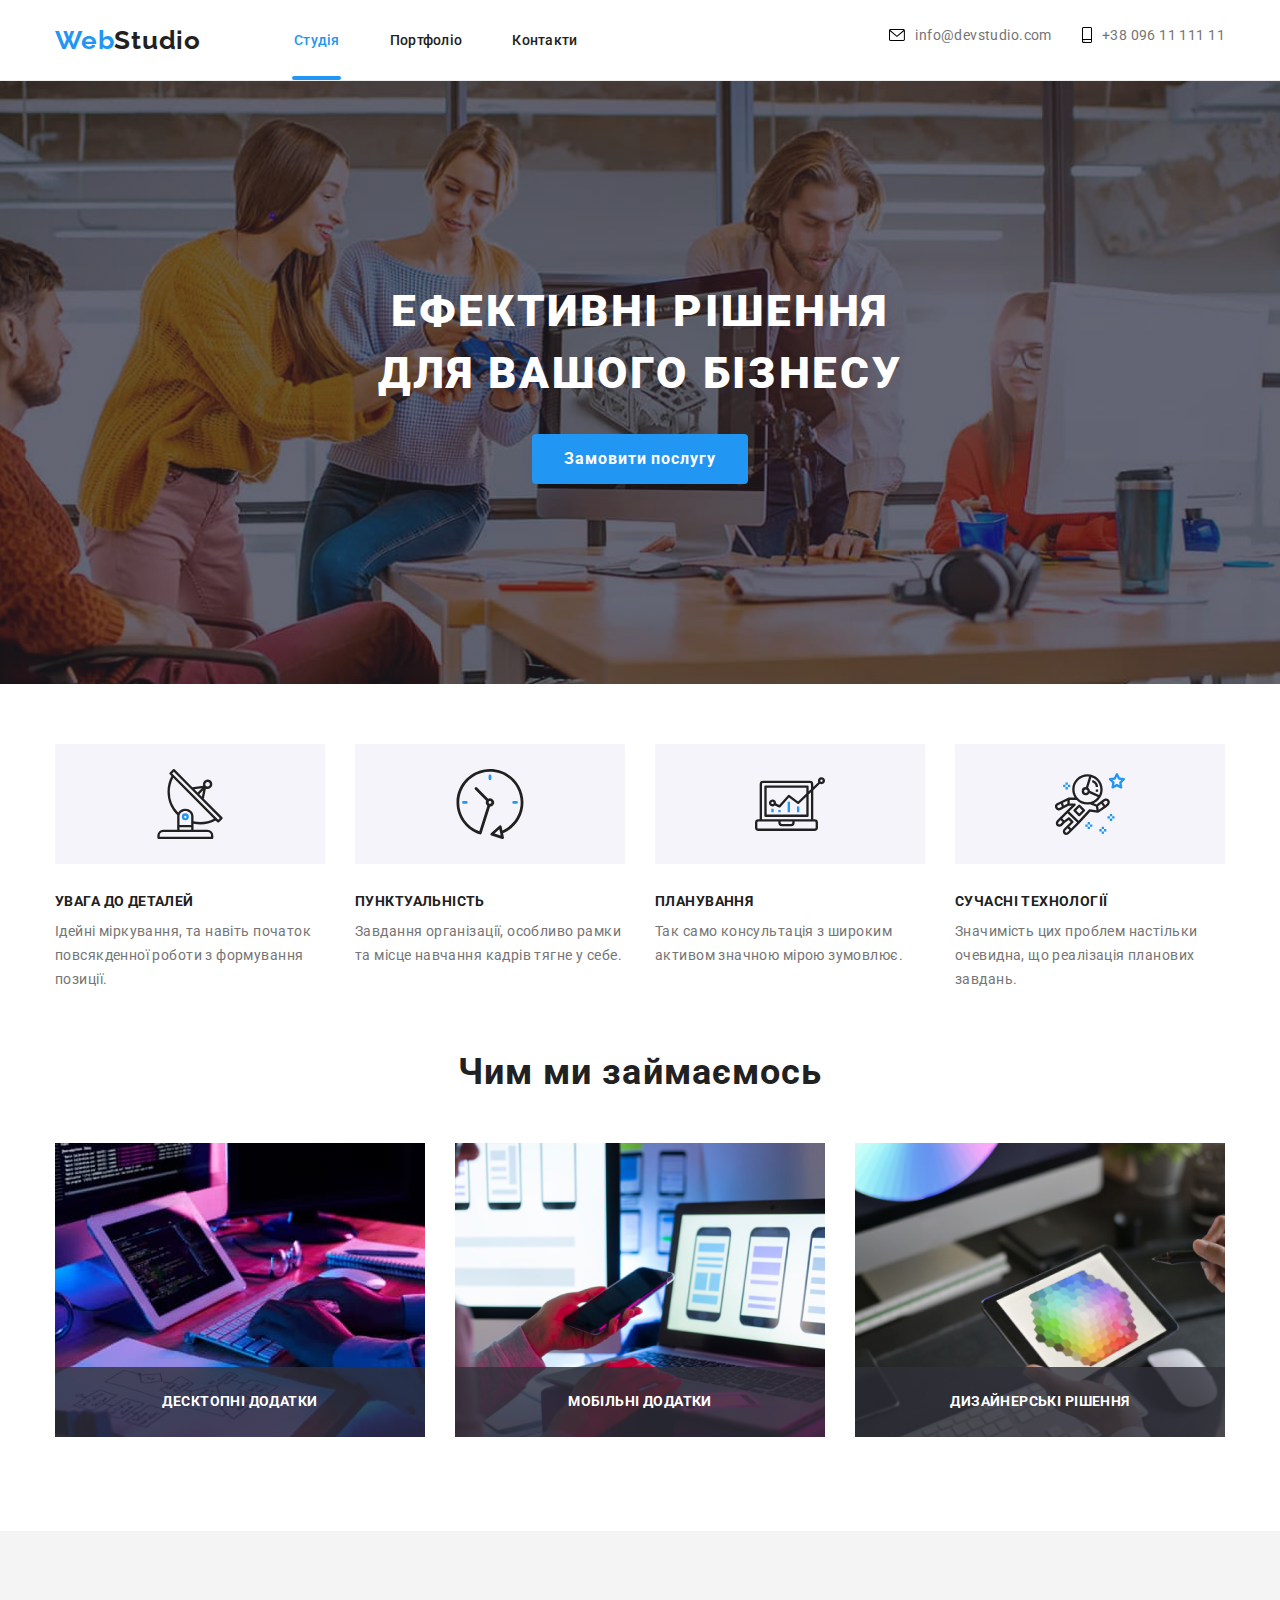
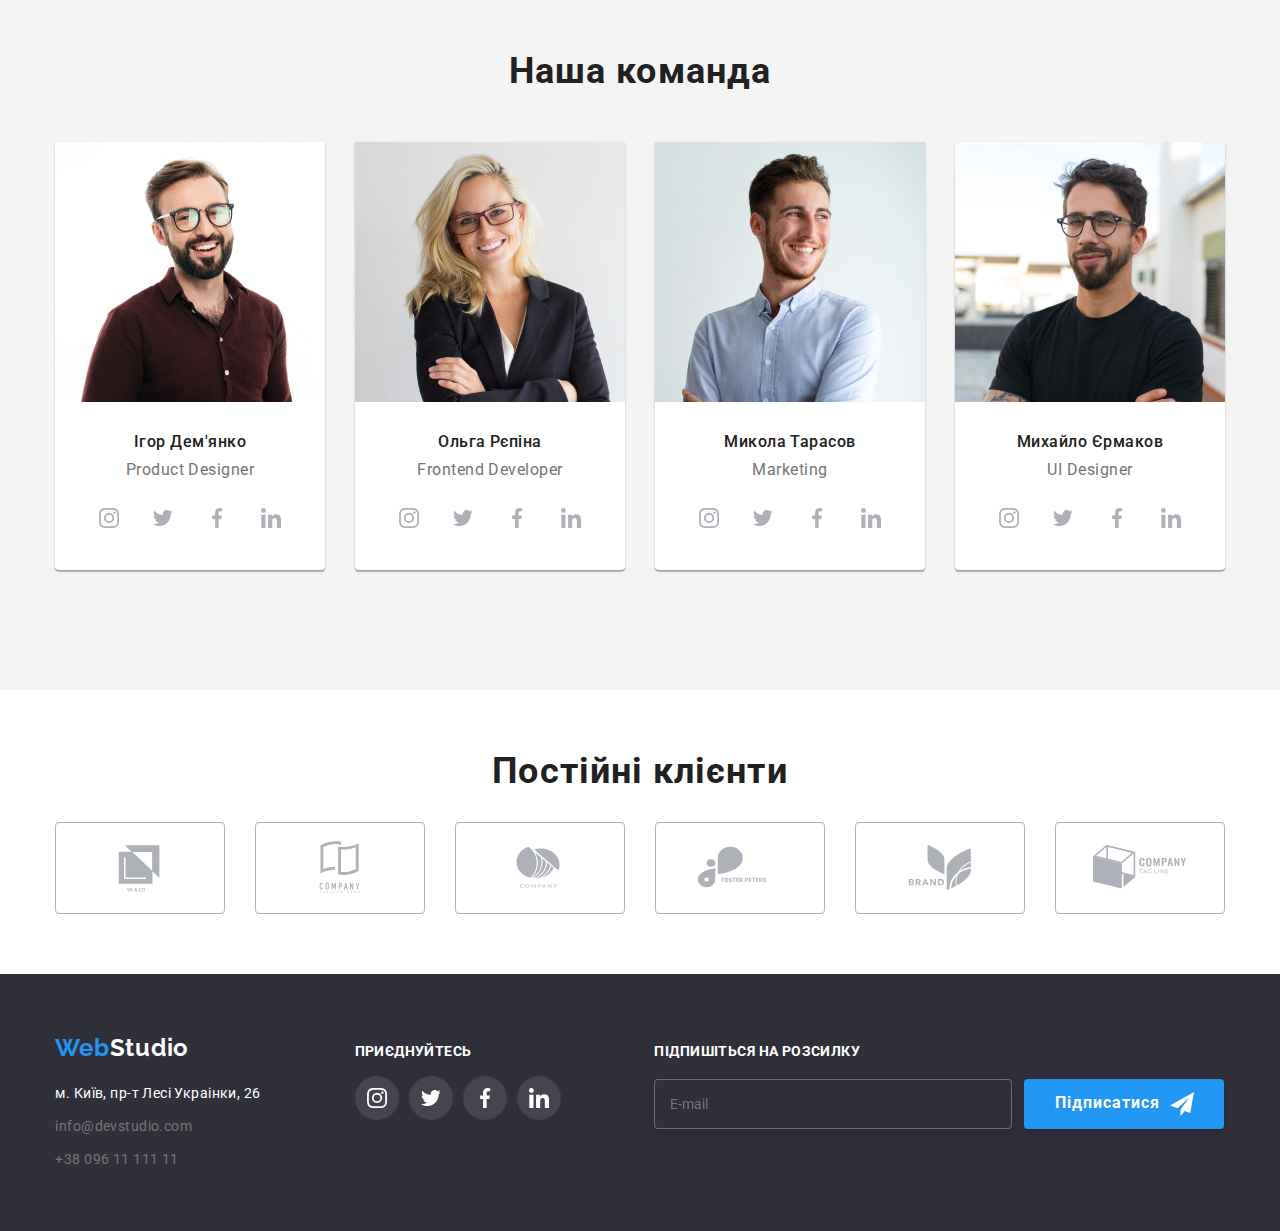
<file: index.html>
<!DOCTYPE html>
<html lang="uk">
	<head>
		<meta charset="UTF-8" />
		<meta http-equiv="X-UA-Compatible" content="IE=edge" />
		<meta name="viewport" content="width=device-width, initial-scale=1.0" />
		<title>WebStudio</title>
		<link rel="preconnect" href="https://fonts.googleapis.com" />
		<link rel="preconnect" href="https://fonts.gstatic.com" crossorigin />
		<link
			href="https://fonts.googleapis.com/css2?family=Raleway:wght@700&family=Roboto:wght@400;500;700;900&display=swap"
			rel="stylesheet"
		/>
		<link
			rel="stylesheet"
			href="https://cdnjs.cloudflare.com/ajax/libs/modern-normalize/1.1.0/modern-normalize.min.css"
		/>
		<link rel="stylesheet" href="./css/styles.css" />
		<link rel="stylesheet" href="./css/main.min.css" />
	</head>
	<body>
		<header class="header">
			<div class="container header__container">
				<nav class="navigation header__navigation">
					<a class="logo logo__header" href="./index.html"> <span class="logo-h1">Web</span>Studio</a>
					<ul class="menu">
						<li class="menu__item">
							<a class="menu__link current" href="./index.html">Студія</a>
						</li>
						<li class="menu__item">
							<a class="menu__link" href="./portfolio.html">Портфоліо</a>
						</li>
						<li class="menu__item"><a class="menu__link" href="#footer">Контакти</a></li>
					</ul>
				</nav>
				<ul class="menu__contacts">
					<li class="menu__item__contacts">
						<a class="contacts__mail" href="mailto:info@devstudio.com">
							<svg class="contacts-icon" width="16" height="12">
								<use href="./img/icons.svg#icon-envelope"></use>
							</svg>
							info@devstudio.com
						</a>
					</li>
					<li class="menu__item__contacts">
						<a class="contacts__number" href="tel:+380961111111">
							<svg class="contacts-icon" width="10" height="16">
								<use href="./img/icons.svg#icon-smartphone">
								</use>
							</svg>
							+38 096 11 111 11
						</a>
					</li>
				</ul>
				<button class="menu-open" type="button" data-menu-open>
					<svg class="menu-icon-open" width="40" height="40">
						<use href="./img/icons.svg#icon-menu_open">
						</use>
					</svg>
				</button>
			</div>
			<div class="mob-menu is-hidden"  data-menu>
				<div class="menu-top">
<button class="menu-close" type="button" data-menu-close>
	<svg class="menu-icon-close" width="40" height="40">
		<use href="./img/icons.svg#icon-close-menu">
		</use>
	</svg>
</button>
<ul class="menu-list">
	<li class="menu-list__item">
		<a class="menu-list__link name" href="./index.html" >Студія</a>
	</li>
	<li class="menu-list__item">
		<a class="menu-list__link" href="./portfolio.html">Портфоліо</a>
	</li>
	<li class="menu-list__item">
		<a class="menu-list__link" href="#footer">Контакти</a>
	</li>
</ul>
</div>
<div class="menu-bottom">
<ul class="mob-list-contacts">
<a class="mob-menu__tel" href="tel:+380961111111">
	
	+38 096 11 111 11
</a>
		<a class="mob-menu__email" href="mailto:info@devstudio.com">
			
			info@devstudio.com
		</a>
	</ul>
	<ul class="mob-soc">
		<li class="mob-soc__item">
		<a class="mob-soc__link" href="#" target="_blank" rel="noopener noreferrer">Instagram</a>
		</li>
		<li class="mob-soc__item">
		<a class="mob-soc__link" href="#" target="_blank" rel="noopener noreferrer">Twitter</a>
		</li>
		<li class="mob-soc__item">
		<a class="mob-soc__link" href="#" target="_blank" rel="noopener noreferrer">Facebook</a>
		</li>
		<li class="mob-soc__item">
		<a class="mob-soc__link" href="#" target="_blank" rel="noopener noreferrer">LinkedIn</a>
		</li>
			</ul>
</div>


			</div>
			
		</header>   
		<main> 
			<section class="hero">
				<div class="container hero__container">
					<h1 class="hero__title">Ефективні рішення <br> для вашого бізнесу</h1>
					<button class="hero__button" type="button" data-modal-open> Замовити послугу </button>
				</div>
			</section> 
			<section class="benefits">
				<div class="container benefits__container">
					<h2 class="hidden">Наші переваги</h2>
					<ul class="benefits__list">
						<li class="benefits__content">
							<div class="svg-icon-style">
								<svg class="icon-team" width="70" height="70">
									<use href="./img/icons.svg#icon-antenna"></use>
								</svg>
							</div>
							<h3 class="benefits__name">УВАГА ДО ДЕТАЛЕЙ</h3>
							<p class="benefits__descr">
								Ідейні міркування, та навіть початок повсякденної роботи з формування позиції.
							</p>
						</li>
						<li class="benefits__content">
							<div class="svg-icon-style">
								<svg class="icon-team" width="70" height="70">
									<use href="./img/icons.svg#icon-clock"></use>
								</svg>
							</div>
							<h3 class="benefits__name">ПУНКТУАЛЬНІСТЬ</h3>
							<p class="benefits__descr"> Завдання організації, особливо рамки та місце навчання кадрів тягне у себе. </p>
						</li>
						<li class="benefits__content">
							<div class="svg-icon-style">
								<svg class="icon-team" width="70" height="70">
									<use href="./img/icons.svg#icon-laptop"></use>
								</svg>
							</div>
							<h3 class="benefits__name">ПЛАНУВАННЯ</h3>
							<p class="benefits__descr"> Так само консультація з широким активом значною мірою зумовлює. </p>
						</li>
						<li class="benefits__content">
							<div class="svg-icon-style">
								<svg class="icon-team" width="70" height="70">
									<use href="./img/icons.svg#icon-astronaut"></use>
								</svg>
							</div>
							<h3 class="benefits__name">СУЧАСНІ ТЕХНОЛОГІЇ</h3>
							<p class="benefits__descr"> Значимість цих проблем настільки очевидна, що реалізація планових завдань. </p>
						</li>
					</ul>
				</div>
			</section> 
			<section class="our__works">
				<div class="container our__works__container">
					<h2 class="works__title">Чим ми займаємось</h2>
					<ul class="images__block">
						<li class="images__item">
							<img src="./img/1.jpg" alt="Чоловік працює над кодом сайту" width="370" />
							<p class="images__text">Десктопні додатки</p>
						</li>
						<li class="images__item">
							<img src="./img/2.jpg" alt="Жінка з телефоном та ноутбуком" width="370" />
							<p class="images__text">Мобільні додатки</p>
						</li>
						<li class="images__item">
							<img src="./img/3.jpg" alt="планшет в якому відкрито палітру кольорів" width="370" />
							<p class="images__text">Дизайнерські рішення</p>
						</li>
					</ul>
				</div>
			</section>  
			<section class="sec-four">
				<div class="container">
					<h2 class="works__title">Наша команда</h2>
					<ul class="cards">
						<li class="card">
							<picture>
								<source srcset="./img/Igor-desk-1x.jpg 1x, ./img/Igor-desk-2x.jpg 2x " 
								media="(min-width: 1200px)">
								<source srcset="./img/Igor-tab-1x.jpg 1x, ./img/Igor-tab-2x.jpg 2x " 
								media="(min-width: 768px)">
								<source srcset="./img/Igor-mob-1x.jpg 1x, ./img/Igor-mob-2x.jpg 2x " 
								media="(max-width: 767px)">
								<img 
							src="./img/Igor-mob-2x.jpg" 
							alt="фото дизайнера Ігора Дем'янко" 
							width="450" />
							</picture>
							
							<div class="our-team">
								<h3 class="card-name">Ігор Дем'янко</h3>
								<p class="job">Product Designer</p>
								<div>
									<ul class="social-icons-list">
										<li class="social-icons-item">
											<a class="social-icons-link" href="#">
												<svg class="social-media-icons" width="20" height="20">
													<use href="./img/icons.svg#icon-instagram"></use>
												</svg>
											</a>
										</li>
										<li class="social-icons-item">
											<a class="social-icons-link" href="#">
												<svg class="social-media-icons" width="20" height="20">
													<use href="./img/icons.svg#icon-twit"></use>
												</svg>
											</a>
										</li>
										<li class="social-icons-item">
											<a class="social-icons-link" href="#">
												<svg class="social-media-icons" width="20" height="20">
													<use href="./img/icons.svg#icon-facebook"></use>
												</svg>
											</a>
										</li>
										<li class="social-icons-item">
											<a class="social-icons-link" href="#">
												<svg class="social-media-icons" width="20" height="20">
													<use href="./img/icons.svg#icon-linkedin"></use>
												</svg>
											</a>
										</li>
									</ul>
								</div>
							</div>
						</li>
						<li class="card">
							<picture>
								<source srcset="./img/Olga-desk-1x.jpg 1x, ./img/Olga-desk-2x.jpg 2x " 
								media="(min-width: 1200px)">
								<source srcset="./img/Olga-tab-1x.jpg 1x, ./img/Olga-tab-2x.jpg 2x " 
								media="(min-width: 768px)">
								<source srcset="./img/Olga-mob-1x.jpg 1x, ./img/Olga-mob-2x.jpg 2x " 
								media="(max-width: 767px)">
								<img src="./img/Olga-mob-2x.jpg" 
								alt="фото фронтенд розробника Ольги Рєпіной" 
								width="450" />
							</picture>
			
							<div class="our-team">
								<h3 class="card-name">Ольга Рєпіна</h3>
								<p class="job">Frontend Developer</p>
								<div class="social-icons">
									<ul class="social-icons-list">
										<li class="social-icons-item">
											<a class="social-icons-link" href="#">
												<svg class="social-media-icons" width="20" height="20">
													<use href="./img/icons.svg#icon-instagram"></use>
												</svg>
											</a>
										</li>
										<li class="social-icons-item">
											<a class="social-icons-link" href="#">
												<svg class="social-media-icons" width="20" height="20">
													<use href="./img/icons.svg#icon-twit"></use>
												</svg>
											</a>
										</li>
										<li class="social-icons-item">
											<a class="social-icons-link" href="#">
												<svg class="social-media-icons" width="20" height="20">
													<use href="./img/icons.svg#icon-facebook"></use>
												</svg>
											</a>
										</li>
										<li class="social-icons-item">
											<a class="social-icons-link" href="#">
												<svg class="social-media-icons" width="20" height="20">
													<use href="./img/icons.svg#icon-linkedin"></use>
												</svg>
											</a>
										</li>
									</ul>
								</div>
							</div>
						</li>
						<li class="card">
							<picture>
								<source srcset="./img/Mukola-desk-1x.jpg 1x, ./img/Mukola-desk-2x.jpg 2x " 
								media="(min-width: 1200px)">
								<source srcset="./img/Mukola-tab-1x.jpg 1x, ./img/Mukola-tab-2x.jpg 2x " 
								media="(min-width: 768px)">
								<source srcset="./img/Mukola-mob-1x.jpg 1x, ./img/Mukola-mob-2x.jpg 2x " 
								media="(max-width: 767px)">
								<img src="./img/Mukola-mob-2x.jpg" 
								alt="фото Миколи Тарасова відділ маркетингу" 
								width="450" />
							</picture>
							<div class="our-team">
								<h3 class="card-name">Микола Тарасов</h3>
								<p class="job">Marketing</p>
								<div class="social-icons">
									<ul class="social-icons-list">
										<li class="social-icons-item">
											<a class="social-icons-link" href="#">
												<svg class="social-media-icons" width="20" height="20">
													<use href="./img/icons.svg#icon-instagram"></use>
												</svg>
											</a>
										</li>
										<li class="social-icons-item">
											<a class="social-icons-link" href="#">
												<svg class="social-media-icons" width="20" height="20">
													<use href="./img/icons.svg#icon-twit"></use>
												</svg>
											</a>
										</li>
										<li class="social-icons-item">
											<a class="social-icons-link" href="#">
												<svg class="social-media-icons" width="20" height="20">
													<use href="./img/icons.svg#icon-facebook"></use>
												</svg>
											</a>
										</li>
										<li class="social-icons-item">
											<a class="social-icons-link" href="#">
												<svg class="social-media-icons" width="20" height="20">
													<use href="./img/icons.svg#icon-linkedin"></use>
												</svg>
											</a>
										</li>
									</ul>
								</div>
							</div>
						</li>
						<li class="card">
							<picture>
								<source srcset="./img/Misha-desk-1x.jpg 1x, ./img/Misha-desk-2x.jpg 2x " 
								media="(min-width: 1200px)">
								<source srcset="./img/Misha-tab-1x.jpg 1x, ./img/Misha-tab-2x.jpg 2x " 
								media="(min-width: 768px)">
								<source srcset="./img/Misha-mob-1x.jpg 1x, ./img/Misha-mob-2x.jpg 2x " 
								media="(max-width: 767px)">
								<img src="./img/Misha-mob-2x.jpg" 
								alt="фото криативного фахівця Михайла Єрмакова" 
								width="450" />
							</picture>
							<div class="our-team">
								<h3 class="card-name">Михайло Єрмаков</h3>
								<p class="job">UI Designer</p>
								<div class="social-icons">
									<ul class="social-icons-list">
										<li class="social-icons-item">
											<a class="social-icons-link" href="#">
												<svg class="social-media-icons" width="20" height="20">
													<use href="./img/icons.svg#icon-instagram"></use>
												</svg>
											</a>
										</li>
										<li class="social-icons-item">
											<a class="social-icons-link" href="#">
												<svg class="social-media-icons" width="20" height="20">
													<use href="./img/icons.svg#icon-twit"></use>
												</svg>
											</a>
										</li>
										<li class="social-icons-item">
											<a class="social-icons-link" href="#">
												<svg class="social-media-icons" width="20" height="20">
													<use href="./img/icons.svg#icon-facebook"></use>
												</svg>
											</a>
										</li>
										<li class="social-icons-item">
											<a class="social-icons-link" href="#">
												<svg class="social-media-icons" width="20" height="20">
													<use href="./img/icons.svg#icon-linkedin"></use>
												</svg>
											</a>
										</li>
									</ul>
								</div>
							</div>
						</li>
					</ul>
				</div>
			</section>  
			 <section class="clients">
				<div class="container">
					<h2 class="clients-header">Постійні клієнти</h2>
					<ul class="clients-icons">
						<li class="clients-icons-list">
							<a class="clients-icons-link" href="#">
								<svg class="clients-icons" width="106" height="60">
									<use href="./img/icons.svg#icon-logo1"></use>
								</svg>
							</a>
						</li>
						<li class="clients-icons-list">
							<a class="clients-icons-link" href="#">
								<svg class="clients-icons" width="106" height="60">
									<use href="./img/icons.svg#icon-logo2"></use>
									</svg>
								</a>
						</li>
						<li class="clients-icons-list">
							<a class="clients-icons-link" href="#">
								<svg class="clients-icons" width="106" height="60">
									<use href="./img/icons.svg#icon-logo3"></use>
									</svg>
								</a>
						</li>
						<li class="clients-icons-list">
							<a class="clients-icons-link" href="#">
								<svg class="clients-icons" width="106" height="60">
									<use href="./img/icons.svg#icon-logo4"></use>
									</svg>
								</a>
						</li>
						<li class="clients-icons-list">
							<a class="clients-icons-link" href="#">
								<svg class="clients-icons" width="106" height="60">
									<use href="./img/icons.svg#icon-logo5"></use>
									</svg>
								</a>
						</li>
						<li class="clients-icons-list">
							<a class="clients-icons-link" href="#">
								<svg class="clients-icons" width="106" height="60">
									<use href="./img/icons.svg#icon-logo6"></use>
									</svg>
								</a>
						</li>
					</ul>
				</div>
			</section>
		</main>
		<footer class="footer">
			<div class="container container-wrap">
				<div class="join-us-wrap">
					<a href="./index.html" class="text-logo-footer"> <span class="logo-h1">Web</span>Studio</a>

					<address>
						<ul class="footer-content">
							<li class="footer-elem-item">
								<a
									class="footer-link-address"
									href="https://goo.gl/maps/CPtrU1FHBa2aNyZL9"
									target="_blank"
									rel="noopener noreferrer nofollow"
									>м. Київ, пр-т Лесі Украінки, 26
									</a>
							</li>
							<li class="footer-elem-item">
								<a class="footer-links" href="mailto:info@devstudio.com">info@devstudio.com</a>
							</li>
							<li class="footer-elem-item">
								<a class="footer-links" href="tel:+380961111111">+38 096 11 111 11</a>
							</li>
						</ul>
					</address>
				</div>
				<div class="social-footer-wrap">
					<p class="join-us-header">Приєднуйтесь</p>
					<ul class="social-icons-list">
						<li class="footer-icons">
							<a class="social-icons-link" href="#">
								<svg class="social-media-icons" width="20" height="20">
									<use href="./img/icons.svg#icon-instagram"></use>
								</svg>
							</a>
						</li>
						<li class="footer-icons">
							<a class="social-icons-link" href="#">
								<svg class="social-media-icons" width="20" height="20">
									<use href="./img/icons.svg#icon-twit"></use>
								</svg>
							</a>
						</li>
						<li class="footer-icons">
							<a class="social-icons-link" href="#">
								<svg class="social-media-icons" width="20" height="20">
									<use href="./img/icons.svg#icon-facebook"></use>
								</svg>
							</a>
						</li>
						<li class="footer-icons">
							<a class="social-icons-link" href="#">
								<svg class="social-media-icons" width="20" height="20">
									<use href="./img/icons.svg#icon-linkedin"></use>
								</svg>
							</a>
						</li>
					</ul> 
				</div>
				<div class="modal-footer">
					<p class="sign-title">Підпишіться на розсилку</p>
					<form class="footer-form">
						<input class="input-footer" type="email" name="input-email" id="email" placeholder="E-mail" />
						<button class="input-button-footer" type="submit">
							Підписатися
							<svg class="modal-icon-footer" width="24" height="24">
								<use href="./img/icons.svg#icon-icon-send-1"></use>
							</svg>
						</button>
					</form>
				</div>
			</div>
		</footer> 
		<div class="backdrop is-hidden" data-modal>
			<div class="modal">
				<button type="button" class="modal-close" data-modal-close>
					<svg class="modal-close-icon" width="11" height="11">
						<use href="./img/icons.svg#icon-Vector-1"></use>
					</svg>
				</button>
				<p class="modal-title"> Залиште свої дані, ми вам передзвонимо</p>
				<form class="modal-form">
					<div class="modal-field">
						<label for="user-name" class="input-label">Ім'я</label>

						<input type="text" name="user-name" class="modal-input" id="user-name" required />
						<svg class="modal-icon" width="18" height="18">
							<use href="./img/icons.svg#icon-name"></use>
						</svg>
					</div>
					<div class="modal-field">
						<label for="user-tel" class="input-label">Телефон</label>

						<input type="tel" name="user-tel" class="modal-input" required />
						<svg class="modal-icon" width="18" height="18">
							<use href="./img/icons.svg#icon-phone1"></use>
						</svg>
					</div>
					<div class="modal-field">
						<label for="user-name" class="input-label">Пошта</label>

						<input type="email" name="user-email" class="modal-input" required />
						<svg class="modal-icon" width="18" height="18">
							<use href="./img/icons.svg#icon-email"></use>
						</svg>
					</div>
					<div class="modal-field">
						<label for="user-text" class="input-label">Коментар</label>

						<textarea name="user-text" id="user-text" class="modal-comment" placeholder="Введіть текст"></textarea>

						<div class="modal-field">
							<input class="modal-check hidden" type="checkbox" name="policy" id="policy" />
							<label for="policy" class="check-text">
								<span class="check-modal-icon">
									<svg class="check-icon" width="16" height="15">
										<use href="./img/icons.svg#icon-check"></use>
									</svg>
								</span>
								Погоджуюся з розсилкою та приймаю <a class="input-policy">Умови договору</a>
							</label>
						</div>
						<button class="input-button" type="submit">Відправити</button>
					</div>
				</form>
			</div>
		</div>

		<script src="./js/modal.js"></script> 
		<script src="./js/menu.js"></script>
	 </body>
</html>
</file>
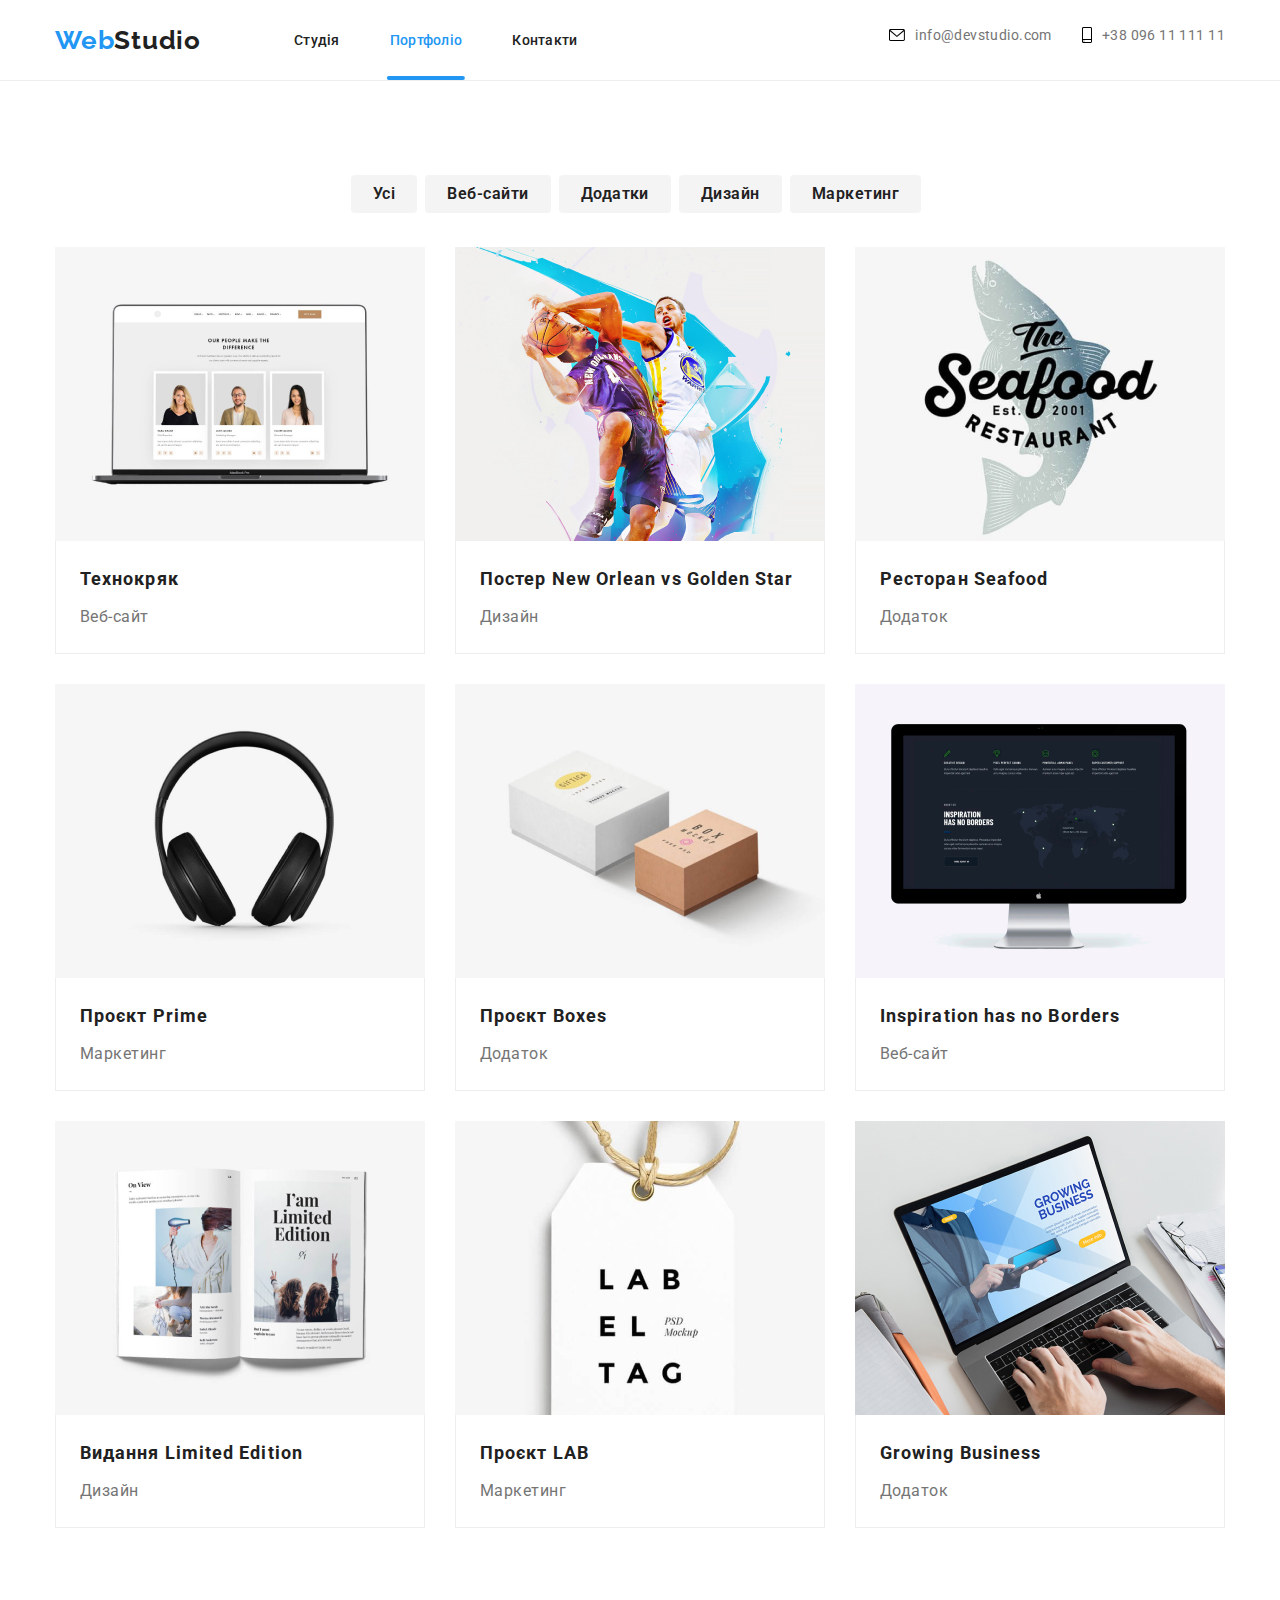
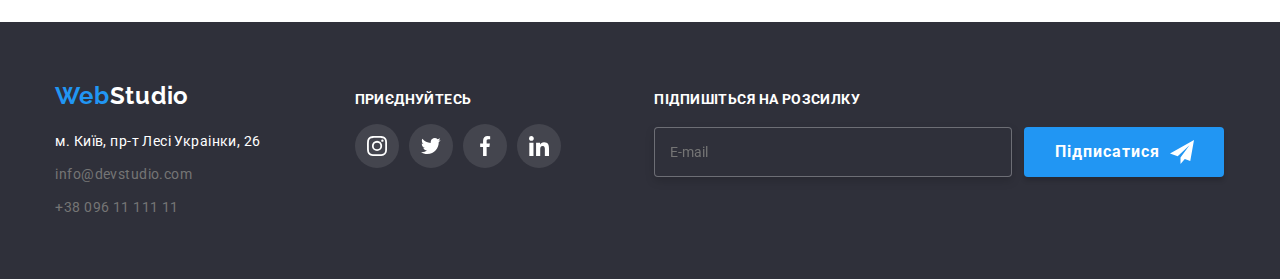
<file: portfolio.html>
<!DOCTYPE html>
<html lang="uk">
	<head>
		<meta charset="UTF-8" />
		<meta http-equiv="X-UA-Compatible" content="IE=edge" />
		<meta name="viewport" content="width=device-width, initial-scale=1.0" />
		<title>Portfolio</title>
		<link rel="preconnect" href="https://fonts.googleapis.com" />
		<link rel="preconnect" href="https://fonts.gstatic.com" crossorigin />
		<link
			href="https://fonts.googleapis.com/css2?family=Raleway:wght@700&family=Roboto:wght@400;500;700;900&display=swap"
			rel="stylesheet"
		/>
		<link
			rel="stylesheet"
			href="https://cdnjs.cloudflare.com/ajax/libs/modern-normalize/1.1.0/modern-normalize.min.css"
		/>
		<link rel="stylesheet" href="./css/styles.css" />
		<link rel="stylesheet" href="./css/main.min.css" />
	</head>
	<body>
		<header class="header">
			<div class="container header__container">
				<nav class="navigation header__navigation">
					<a class="logo logo__header" href="./index.html"> <span class="logo-h1">Web</span>Studio</a>
					<ul class="menu">
						<li class="menu__item">
							<a class="menu__link " href="./index.html">Студія</a>
						</li>
						<li class="menu__item">
							<a class="menu__link current" href="./portfolio.html">Портфоліо</a>
						</li>
						<li class="menu__item"><a class="menu__link" href="#footer">Контакти</a></li>
					</ul>
				</nav>
				<ul class="menu__contacts">
					<li class="menu__item__contacts">
						<a class="contacts__mail" href="mailto:info@devstudio.com">
							<svg class="contacts-icon" width="16" height="12">
								<use href="./img/icons.svg#icon-envelope"></use>
							</svg>
							info@devstudio.com
						</a>
					</li>
					<li class="menu__item__contacts">
						<a class="contacts__number" href="tel:+380961111111"
							><svg class="contacts-icon" width="10" height="16">
								<use href="./img/icons.svg#icon-smartphone"></use>
							</svg>
							+38 096 11 111 11
						</a>
					</li>
				</ul>
			</div>
		</header>
		<main>
			<section class="sec-one-portfolio">
				<div class="container">
					<h1 class="hidden">Що можна знайти на сайті</h1>
					<ul class="button-list">
						<li>
							<button class="button-portfolio" type="button">Усі</button>
						</li>
						<li>
							<button class="button-portfolio" type="button">Веб-сайти</button>
						</li>
						<li>
							<button class="button-portfolio" type="button">Додатки</button>
						</li>
						<li>
							<button class="button-portfolio" type="button">Дизайн</button>
						</li>
						<li>
							<button class="button-portfolio" type="button">Маркетинг</button>
						</li>
					</ul>
					<ul class="portfolio-cards">
						<li class="portfolio-card">
							<a class="portfolio-cards-link" href="#">
								<div class="portfolio-wrapper-card">
									<img src="./img/8.jpg" alt="фото ноутбуку з відкритим сайтом" width="370" />
									<p class="portfolio-card-text">
										Ресурс пропонує комплексні пропозиції з різним рівнем функціоналу та сервісів. Все це дозволить
										відвідувачу отримати вичерпні відомості про компанію чи приватну особу.
									</p>
								</div>
								<div class="portfolio-name-type">
									<h2 class="portfolio-name">Технокряк</h2>
									<p class="portfolio-type">Веб-сайт</p>
								</div>
							</a>
						</li>
						<li class="portfolio-card">
							<a class="portfolio-cards-link" href="#">
								<div class="portfolio-wrapper-card">
									<img src="./img/9.jpg" alt="фото баскетболістів" width="370" />
									<p class="portfolio-card-text">
										Ресурс пропонує комплексні пропозиції з різним рівнем функціоналу та сервісів. Все це дозволить
										відвідувачу отримати вичерпні відомості про компанію чи приватну особу.
									</p>
								</div>
								<div class="portfolio-name-type">
									<h2 class="portfolio-name"> Постер New Orlean vs Golden Star </h2>
									<p class="portfolio-type">Дизайн</p>
								</div>
							</a>
						</li>
						<li class="portfolio-card">
							<a class="portfolio-cards-link" href="#">
								<div class="portfolio-wrapper-card">
									<img src="./img/10.jpg" alt="фото логотипа ресторану" width="370" />
									<p class="portfolio-card-text">
										Ресурс пропонує комплексні пропозиції з різним рівнем функціоналу та сервісів. Все це дозволить
										відвідувачу отримати вичерпні відомості про компанію чи приватну особу.
									</p>
								</div>
								<div class="portfolio-name-type">
									<h2 class="portfolio-name">Ресторан Seafood</h2>
									<p class="portfolio-type">Додаток</p>
								</div>
							</a>
						</li>
						<li class="portfolio-card">
							<a class="portfolio-cards-link" href="#">
								<div class="portfolio-wrapper-card">
									<img src="./img/11.jpg" alt="фото навушників" width="370" />
									<p class="portfolio-card-text">
										Ресурс пропонує комплексні пропозиції з різним рівнем функціоналу та сервісів. Все це дозволить
										відвідувачу отримати вичерпні відомості про компанію чи приватну особу.
									</p>
								</div>
								<div class="portfolio-name-type">
									<h2 class="portfolio-name">Проєкт Prime</h2>
									<p class="portfolio-type">Маркетинг</p>
								</div>
							</a>
						</li>
						<li class="portfolio-card">
							<a class="portfolio-cards-link" href="#">
								<div class="portfolio-wrapper-card">
									<img src="./img/12.jpg" alt="фото коробок гарнітури" width="370" />
									<p class="portfolio-card-text">
										Ресурс пропонує комплексні пропозиції з різним рівнем функціоналу та сервісів. Все це дозволить
										відвідувачу отримати вичерпні відомості про компанію чи приватну особу.
									</p>
								</div>
								<div class="portfolio-name-type">
									<h2 class="portfolio-name">Проєкт Boxes</h2>
									<p class="portfolio-type">Додаток</p>
								</div>
							</a>
						</li>
						<li class="portfolio-card">
							<a class="portfolio-cards-link" href="#">
								<div class="portfolio-wrapper-card">
									<img src="./img/13.jpg" alt="фото монітора" width="370" />
									<p class="portfolio-card-text">
										Ресурс пропонує комплексні пропозиції з різним рівнем функціоналу та сервісів. Все це дозволить
										відвідувачу отримати вичерпні відомості про компанію чи приватну особу.
									</p>
								</div>
								<div class="portfolio-name-type">
									<h2 class="portfolio-name">Inspiration has no Borders</h2>
									<p class="portfolio-type">Веб-сайт</p>
								</div>
							</a>
						</li>
						<li class="portfolio-card">
							<a class="portfolio-cards-link" href="#">
								<div class="portfolio-wrapper-card">
									<img src="./img/14.jpg" alt="фото журналу" width="370" />
									<p class="portfolio-card-text">
										Ресурс пропонує комплексні пропозиції з різним рівнем функціоналу та сервісів. Все це дозволить
										відвідувачу отримати вичерпні відомості про компанію чи приватну особу.
									</p>
								</div>
								<div class="portfolio-name-type">
									<h2 class="portfolio-name">Видання Limited Edition</h2>
									<p class="portfolio-type">Дизайн</p>
								</div>
							</a>
						</li>
						<li class="portfolio-card">
							<a class="portfolio-cards-link" href="#">
								<div class="portfolio-wrapper-card">
									<img src="./img/15.jpg" alt="фото реклами" width="370" />
									<p class="portfolio-card-text">
										Ресурс пропонує комплексні пропозиції з різним рівнем функціоналу та сервісів. Все це дозволить
										відвідувачу отримати вичерпні відомості про компанію чи приватну особу.
									</p>
								</div>
								<div class="portfolio-name-type">
									<h2 class="portfolio-name">Проєкт LAB</h2>
									<p class="portfolio-type">Маркетинг</p>
								</div>
							</a>
						</li>
						<li class="portfolio-card">
							<a class="portfolio-cards-link" href="#">
								<div class="portfolio-wrapper-card">
									<img src="./img/16.jpg" alt="фото ноутбука" width="370" />
									<p class="portfolio-card-text">
										Ресурс пропонує комплексні пропозиції з різним рівнем функціоналу та сервісів. Все це дозволить
										відвідувачу отримати вичерпні відомості про компанію чи приватну особу.
									</p>
								</div>
								<div class="portfolio-name-type">
									<h2 class="portfolio-name">Growing Business</h2>
									<p class="portfolio-type">Додаток</p>
								</div>
							</a>
						</li>
					</ul>
				</div>
			</section>
		</main>
		<footer class="footer">
			<div class="container container-wrap">
				<div class="join-us-wrap">
					<a href="./index.html" class="text-logo-footer"> <span class="logo-h1">Web</span>Studio</a>

					<address>
						<ul class="footer-content">
							<li class="footer-elem-item">
								<a
									class="footer-link-address"
									href="https://goo.gl/maps/CPtrU1FHBa2aNyZL9"
									target="_blank"
									rel="noopener noreferrer nofollow"
									>м. Київ, пр-т Лесі Украінки, 26</a
								>
							</li>
							<li class="footer-elem-item">
								<a class="footer-links" href="mailto:info@devstudio.com">info@devstudio.com</a>
							</li>
							<li class="footer-elem-item">
								<a class="footer-links" href="tel:+380961111111">+38 096 11 111 11</a>
							</li>
						</ul>
					</address>
				</div>
				<div class="social-footer-wrap">
					<p class="join-us-header">Приєднуйтесь</p>
					<ul class="social-icons-list">
						<li class="footer-icons">
							<a class="social-icons-link" href="#">
								<svg class="social-media-icons" width="20" height="20">
									<use href="./img/icons.svg#icon-instagram"></use>
								</svg>
							</a>
						</li>
						<li class="footer-icons">
							<a class="social-icons-link" href="#">
								<svg class="social-media-icons" width="20" height="20">
									<use href="./img/icons.svg#icon-twit"></use>
								</svg>
							</a>
						</li>
						<li class="footer-icons">
							<a class="social-icons-link" href="#">
								<svg class="social-media-icons" width="20" height="20">
									<use href="./img/icons.svg#icon-facebook"></use>
								</svg>
							</a>
						</li>
						<li class="footer-icons">
							<a class="social-icons-link" href="#">
								<svg class="social-media-icons" width="20" height="20">
									<use href="./img/icons.svg#icon-linkedin"></use>
								</svg>
							</a>
						</li>
					</ul>
				</div>
				<div class="modal-footer">
					<p class="sign-title">Підпишіться на розсилку</p>
					<form class="footer-form">
						<input class="input-footer" type="email" name="input-email" id="email" placeholder="E-mail" />
						<button class="input-button-footer" type="submit">
							Підписатися
							<svg class="modal-icon-footer" width="24" height="24">
								<use href="./img/icons.svg#icon-icon-send-1"></use>
							</svg>
						</button>
					</form>
				</div>
			</div>
		</footer>
	</body>
</html>
</file>
<file: css/styles.css>
/* :root {
	--main-text-color: #212121;
	--secondary-text-color: #757575;
	--main-white-color: #fff;
	--highlight-color: #2196f3;
	--secondary-white-color: #f5f4f5;
	--fill-color: #2f303a;
	--button-active-color: #188ce8;
	--card-border-color: #eee;
	--background-color: #f5f4fa;
	--icon-color: #afb1b8;
} */
/* h1,
h2,
h3,
h4,
h5,
h6,
p {
	margin: 0;
}
ul {
	list-style: none;
	margin: 0;
	padding: 0;
}
img {
	display: block;
} */

/* .container {
	width: 1200px;
	padding-left: 15px;
	padding-right: 15px;
	margin: 0 auto;
} */

/* body {
	font-family: "Roboto", sans-serif;
	color: var(--main-text-color);
	font-size: 14px;
	letter-spacing: 0.03em;
} */
/* a {
	text-decoration: none;
	color: var(--main-text-color);
} */
/* .header {
	border-bottom: 1px solid var(--card-border-color);
}

.header-container {
	height: 80px;
	display: flex;
	align-items: center;
}
.nav-flex {
	display: flex;
	margin-right: auto;
	align-items: center;
}
.logo-header {
	margin-right: 93px;

	font-family: "Raleway", sans-serif;
	font-size: 26px;
	line-height: 1.19;
	font-weight: 700;
	letter-spacing: 0.03em;
}
.logo-h1 {
	color: var(--highlight-color);
}

.nav-ul-flex {
	display: flex;
	gap: 50px;
	padding-top: 32px;
}

.nav-ul-flex .link-header:hover,
.nav-ul-flex .link-header:focus {
	color: var(--highlight-color);
}
.nav-ul-flex .link-header.current {
	color: var(--highlight-color);
}
.current:after {
	display: block;
	content: "";
	width: 108%;
	height: 4px;
	border-radius: 2px;
	background-color: var(--highlight-color);
	margin-top: 28px;
	transform: translateX(-4%);
}

.link-header {
	text-decoration: none;
	font-size: 14px;
	font-weight: 500;
	line-height: 1.15;
	letter-spacing: 0.02em;
	color: var(--main-text-color);
	transition: color 250ms cubic-bezier(0.4, 0, 0.2, 1);
}

.ul-mail-flex {
	display: flex;
	gap: 30px;
	align-items: center;
}

.contacts-icon {
	margin-right: 10px;
}
.link-header-number:hover .contacts-icon {
	fill: var(--highlight-color);
}
.link-header-mail:hover .contacts-icon {
	fill: var(--highlight-color);
}

.link-header-mail {
	display: flex;
	align-items: center;
	list-style: none;
	color: var(--secondary-text-color);
	transition: color 250ms cubic-bezier(0.4, 0, 0.2, 1);
}

.link-header-mail:hover,
.link-header-mail:focus {
	color: var(--highlight-color);
}
.link-header-number {
	display: flex;
	align-items: center;
	list-style: none;
	color: var(--secondary-text-color);
	transition: color 250ms cubic-bezier(0.4, 0, 0.2, 1);
}
.link-header-number:hover,
.link-header-number:focus {
	color: var(--highlight-color);
} */

/* .hero {
	background-image: linear-gradient(rgba(47, 48, 58, 0.4), rgba(47, 48, 58, 0.4)), url(../img/hero.jpg);
	background-repeat: no-repeat;
	background-position: center;
	padding-top: 200px;
	padding-bottom: 200px;
}

section {
	display: block;
}

.main-h1-title {
	color: var(--main-white-color);
	font-size: 44px;
	line-height: 1.36;
	font-weight: 900;
	text-transform: uppercase;
	letter-spacing: 0.06em;
	text-align: center;
	width: 696px;
	margin: 0 auto;
	margin-bottom: 30px;
}
button {
	border: none;
	outline: none;
	margin: 0 auto;
	display: block;
}
.button {
	width: 216px;
	height: 50px;
	background-color: var(--highlight-color);
	font-size: 16px;
	font-weight: 700;
	line-height: 1.875;
	letter-spacing: 0.06em;
	color: var(--main-white-color);
	border-radius: 4px;
	cursor: pointer;
	font-family: inherit;
	transition: background-color 250ms cubic-bezier(0.4, 0, 0.2, 1), color 250ms cubic-bezier(0.4, 0, 0.2, 1);
}

.button:hover {
	background-color: var(--button-active-color);
	color: var(--main-white-color);
}
.button:focus {
	background-color: var(--button-active-color);
	color: var(--main-white-color);
}
.button:active {
	background-color: var(--button-active-color);
	color: var(--main-white-color);
} */
/* .hidden {
	color: rgba(0, 0, 0, 0);
	position: absolute;
	width: 1px;
	height: 1px;
	margin: -1px;
	border: 0;
	padding: 0;
	white-space: nowrap;
	clip-path: inset(100%);
	clip: rect(0 0 0 0);
	overflow: hidden;
} */

/* .sec-two {
	padding-top: 94px;
	padding-bottom: 94px;
}
.our-skills {
	display: flex;
	justify-content: space-between;
}
.skill-cont {
	line-height: 1.71;
	letter-spacing: 0.03em;
	width: 270px;
	color: var(--secondary-text-color);
}
.svg-icon-style {
	display: flex;
	align-items: center;
	justify-content: center;
	background-color: var(--background-color);
	width: 270px;
	height: 120px;
	margin-bottom: 30px;
}

.skill-name {
	font-weight: 700;
	font-size: 14px;
	line-height: 1.14;
	letter-spacing: 0.03em;
	text-transform: uppercase;
	color: var(--main-text-color);
	margin-bottom: 10px;
}

.skill-descr {
	font-size: 14px;
	line-height: 1.7;
	letter-spacing: 0.03em;
	color: var(--secondary-text-color);
} */

/* .sec-three {
	text-align: center;
	width: 100%;

	padding-bottom: 94px;
}
.sec-head {
	font-weight: 700;
	font-size: 36px;
	line-height: 1, 1666;
	text-align: center;
	letter-spacing: 0.03em;
	color: var(--main-text-color);
	margin-bottom: 50px;
}

.images-block {
	display: flex;
	justify-content: center;
	gap: 30px;
}

.images {
	list-style: none;
	position: relative;
}

.label-text {
	position: absolute;
	display: flex;
	text-align: center;
	justify-content: center;
	align-items: center;
	right: 0;
	bottom: 0;
	width: 100%;
	height: 70px;
	font-weight: 700;
	font-size: 14px;
	line-height: 1.14;
	letter-spacing: 0.03em;
	text-transform: uppercase;
	background-color: rgba(47, 48, 58, 0.8);
	color: var(--main-white-color);
} */
/* .sec-four {
	background-color: var(--secondary-white-color);
	padding-top: 94px;
	padding-bottom: 94px;
}
.cards {
	display: flex;
	gap: 30px;
}
.card {
	background-color: var(--main-white-color);
	box-shadow: 0px 1px 3px rgb(0 0 0 / 12%), 0px 1px 1px rgb(0 0 0 / 14%), 0px 2px 1px rgb(0 0 0 / 20%);
	border-radius: 0px 0px 4px 4px;
	list-style: none;
}

.our-team {
	padding: 30px 0;
}
.card-name {
	font-weight: 500;
	font-size: 16px;
	line-height: 1.19;
	text-align: center;
	letter-spacing: 0.03em;
	color: var(--main-text-color);
	margin-bottom: 10px;
}

.job {
	color: var(--secondary-text-color);
	font-size: 16px;
	font-weight: 400;
	letter-spacing: 0.03em;
	text-align: center;
}

.social-icons-list {
	display: flex;
	justify-content: center;
	margin-top: 16px;
	gap: 10px;
}
.social-icons-item {
	width: 44px;
	height: 44px;
}
.social-media-icons {
	fill: var(--icon-color);
	transition: fill 250ms, background-color 250ms cubic-bezier(0.4, 0, 0.2, 1);
}

.social-icons-link:hover,
.social-icons-link:focus {
	background-color: var(--highlight-color);
}
.social-icons-link:hover .social-media-icons,
.social-icons-link:focus .social-media-icons {
	fill: #fff;
}
.social-icons-link {
	display: flex;
	align-items: center;
	justify-content: center;
	width: 100%;
	height: 100%;
	border-radius: 100%;
	background: rgba(255, 255, 255, 0.1);
	transition: background-color 250ms cubic-bezier(0.4, 0, 0.2, 1), color 250ms cubic-bezier(0.4, 0, 0.2, 1);
} */

/* .clients {
	padding-top: 94px;
	padding-bottom: 94px;
}
.clients-header {
	font-weight: 700;
	font-size: 36px;
	line-height: 1.17;
	text-align: center;
	letter-spacing: 0.03em;
	color: var(--main-text-color);
	margin-bottom: 50px;
}
.clients-icons {
	display: flex;
	justify-content: center;
	gap: 30px;
}
.clients-icons {
	fill: var(--icon-color);
}
.clients-icons-link:hover .clients-icons,
.clients-icons-link:focus .clients-icons {
	fill: var(--highlight-color);
}
.clients-icons-list {
	width: 170px;
	height: 92px;
}
.clients-icons-link {
	display: flex;
	align-items: center;
	justify-content: center;
	width: 100%;
	height: 100%;
	border: 1px solid var(--icon-color);
	border-radius: 4px;
	transition: fill 250ms cubic-bezier(0.4, 0, 0.2, 1), background-color 250ms cubic-bezier(0.4, 0, 0.2, 1);
}

.clients-icons-link:hover,
.clients-icons-link:focus {
	border: 1px solid var(--highlight-color);
} */

/* .sec-one-portfolio {
	padding-top: 94px;
	padding-bottom: 94px;
}

.button-list {
	display: flex;
	flex-direction: row;
	list-style: none;
	font-family: inherit;
	justify-content: center;
	margin-bottom: 34px;
}

.button-portfolio {
	width: auto;
	height: 38px;
	background-color: var(--secondary-white-color);
	color: var(--main-text-color);
	border-radius: 4px;
	padding: 6px 22px;
	font-size: 16px;
	line-height: 1.63;
	letter-spacing: 0.03em;
	font-weight: 600;
	text-align: center;
	cursor: pointer;
	font-family: inherit;
	margin-right: 8px;
	transition: color 250ms cubic-bezier(0.4, 0, 0.2, 1), box-shadow 250ms cubic-bezier(0.4, 0, 0.2, 1),
		background-color 250ms cubic-bezier(0.4, 0, 0.2, 1);
}
.button-portfolio:hover,
.button-portfolio:focus {
	background-color: var(--highlight-color);
	color: var(--main-white-color);
	box-shadow: 0px 3px 1px rgba(0, 0, 0, 0.1), 0px 1px 2px rgba(0, 0, 0, 0.08), 0px 2px 2px rgba(0, 0, 0, 0.12);
}
.button-portfolio:active {
	background-color: var(--button-active-color);
	color: var(--main-white-color);
}
.portfolio-cards {
	display: flex;
	flex-wrap: wrap;
	gap: 30px;
}

.portfolio-card {
	background-color: var(--main-white-color);
	flex-basis: calc((100% - 60px) / 3);
}

.portfolio-card:hover {
	box-shadow: 0px 1px 1px rgba(0, 0, 0, 0.12), 0px 4px 4px rgba(0, 0, 0, 0.06), 1px 4px 6px rgba(0, 0, 0, 0.16);
}
.portfolio-wrapper-card {
	position: relative;
	overflow: hidden;
}

.portfolio-card:hover .portfolio-card-text {
	transform: translateY(0);
}
.portfolio-cards-link:focus .portfolio-card-text {
	transform: translateY(0);
}
.portfolio-cards-link {
	display: block;
}

.portfolio-name-type {
	padding: 20px 24px;
	border: 1px solid var(--card-border-color);
	border-top: none;
}
.portfolio-card-text {
	position: absolute;
	top: 0;
	background-color: rgba(33, 150, 243, 0.9);
	color: var(--main-white-color);
	font-size: 18px;
	line-height: 1.5;
	letter-spacing: 0.03em;
	padding: 63px 40px;
	transform: translateY(100%);
	transition: transform 250ms cubic-bezier(0.4, 0, 0.2, 1);
}
.portfolio-name {
	margin-bottom: 4px;
	font-weight: 700;
	font-size: 18px;
	line-height: 2;
	letter-spacing: 0.06em;
	color: var(--main-text-color);
}
.portfolio-type {
	color: var(--secondary-text-color);
	font-size: 16px;
	letter-spacing: 0.03em;
	line-height: 2;
} */

/* .footer {
	padding: 60px 0;
	background-color: var(--fill-color);
}

.footer-content {
	gap: 9px;
	display: flex;
	flex-direction: column;
}
.text-logo-footer {
	font-family: "Raleway", sans-serif;
	font-size: 26px;
	line-height: 1.19;
	font-weight: 700;
	letter-spacing: 0.03em;
	color: var(--main-white-color);
	margin-bottom: 20px;
	display: inline-block;
}

.footer-icons {
	width: 44px;
	height: 44px;
}
.footer-elem-item {
	list-style: none;
	font-style: normal;
}

.footer-link-address {
	color: var(--main-white-color);
	letter-spacing: 0.03em;
	font-size: 14px;
	line-height: 1.7;
	transition: color 250ms cubic-bezier(0.4, 0, 0.2, 1);
}
.footer-link-address:hover,
.footer-link-address:focus {
	color: var(--highlight-color);
}

.footer-links {
	font-family: "Roboto", sans-serif;
	color: var(--secondary-text-color);
	font-size: 14px;
	line-height: 1.7;
	letter-spacing: 0.03em;
	transition: color 250ms cubic-bezier(0.4, 0, 0.2, 1);
}
.footer-links:hover,
.footer-links:focus {
	color: var(--highlight-color);
}
.social-footer-wrap .social-media-icons {
	fill: #fff;
}
.join-us-header {
	font-weight: 700;
	font-size: 14px;
	line-height: 1.14;
	letter-spacing: 0.03em;
	text-transform: uppercase;
	color: var(--main-white-color);
}

.container-wrap {
	display: flex;
	gap: 93px;
	align-items: baseline;
}

.backdrop {
	position: fixed;
	top: 0;
	width: 100%;
	height: 100%;
	background-color: rgba(0, 0, 0, 0.2);
}


.footer-form {
	display: flex;
	gap: 12px;
}
.sign-title {
	font-weight: 700;
	font-size: 14px;
	line-height: 1.14;
	letter-spacing: 0.03em;
	text-transform: uppercase;
	color: var(--main-white-color);
	margin-bottom: 20px;
}
.input-footer::placeholder {
	font-size: 16px;
	line-height: 1.25;
	letter-spacing: 0.03em;
	color: rgba(255, 255, 255, 0.6);
	
}
.input-footer {
	width: 358px;
	height: 50px;
	border: 1px solid rgba(255, 255, 255, 0.3);
	filter: drop-shadow(0px 4px 4px rgba(0, 0, 0, 0.15));
	border-radius: 4px;
	background-color: var(--fill-color);
	color: var(--main-white-color);
	padding-left: 15px;
}

.input-footer:focus{
outline-color: var(--highlight-color);
}
.input-footer:hover{
	border-color: var(--highlight-color);
}
.input-button-footer {
	width: 200px;
	height: 50px;
	box-shadow: 0px 4px 4px rgba(0, 0, 0, 0.15);
	border-radius: 4px;
	background-color: var(--highlight-color);
	font-weight: 700;
	font-size: 16px;
	line-height: 1.8;
	display: flex;
	align-items: center;
	letter-spacing: 0.06em;
	color: var(--main-white-color);
	justify-content: center;
	gap: 10px;
	cursor: pointer;
}

.input-button-footer:hover,
.input-button-footer:focus {
	background-color: var(--button-active-color);
	color: var(--main-white-color);
	transition: color 250ms cubic-bezier(0.4, 0, 0.2, 1), background-color 250ms cubic-bezier(0.4, 0, 0.2, 1);
}
.modal-icon-footer {
	fill: var(--main-white-color);
} */

/* .modal {
	width: 528px;
	min-height: 580px;
	background-color: var(--main-white-color);
	box-shadow: 0px 1px 3px rgba(0, 0, 0, 0.12), 0px 1px 1px rgba(0, 0, 0, 0.14), 0px 2px 1px rgba(0, 0, 0, 0.2);
	border-radius: 4px;
	transform: translate(-50%, -50%);
	position: absolute;
	top: 50%;
	left: 50%;
	padding: 40px;
}
.modal-close {
	position: absolute;
	right: 10px;
	top: 10px;
	width: 30px;
	height: 30px;
	border: 1px solid rgba(0, 0, 0, 0.1);
	border-radius: 50%;
	display: flex;
	align-items: center;
	justify-content: center;
	background-color: transparent;
	cursor: pointer;
	transition: color 250ms cubic-bezier(0.4, 0, 0.2, 1), background-color 250ms cubic-bezier(0.4, 0, 0.2, 1);
}
.modal-close:hover .modal-close-icon,
.modal-close:focus .modal-close-icon {
	fill: var(--button-active-color);
}

.is-hidden {
	opacity: 0;
	visibility: hidden;
	pointer-events: none;
}

.modal-title {
	font-weight: 700;
	font-size: 20px;
	line-height: 1.15;
	text-align: center;
	letter-spacing: 0.03em;
	margin-bottom: 12px;
	color: var(--main-text-color);
}

.modal-field {
	position: relative;
	margin-bottom: 10px;
}
.modal-icon {
	position: absolute;
	left: 12px;
	top: 30px;
}
.input-label {
	color: var(--secondary-text-color);
	font-weight: 400;
}

.check-text {
	font-size: 14px;
	line-height: 1.7;
	letter-spacing: 0.03em;
	color: var(--secondary-text-color);
	display: flex;
	align-items: center;
}
.check-text span {
	width: 16px;
	height: 15px;
	background: var(--main-white-color);
	border: 0.2px solid var(--main-text-color);
	border-radius: 2px;
	margin-right: 7px;
	display: flex;
	align-items: center;
	justify-content: center;
	fill: transparent;
}


.modal-check:checked + .check-text span {
	background-color: var(--highlight-color);
	border: none;
	fill: var(--main-white-color);
	
}
.modal-check:focus + .check-text span {
	border-color: var(--highlight-color);
}

.check-modal-icon {
	margin-left: 20px;
}
.input-policy {
	color: var(--highlight-color);
	letter-spacing: 0.03em;
	font-size: 14px;
	line-height: 1.7;
	text-decoration: underline;
	margin-left: 5px;
}

.modal-input {
	width: 100%;
	height: 40px;
	margin-top: 4px;
	border-radius: 5px;
	border: 1px solid rgba(33, 33, 33, 0.2);
	border-radius: 4px;
	padding-left: 42px;
	color: var(--main-text-color);
	outline: transparent;
}
.modal-input:focus {
	border-color: var(--highlight-color);
}

.modal-input:focus + .modal-icon {
	fill: var(--highlight-color);

}

.modal-comment {
	width: 100%;
	height: 120px;
	border: 1px solid rgba(33, 33, 33, 0.2);
	border-radius: 4px;
	resize: none;
	padding: 16px 12px;
	margin-top: 4px;
	margin-bottom: 20px;
	
}

.modal-comment:hover,
.modal-comment:focus{
outline-color: var(--highlight-color);
}
.modal-comment::placeholder {
	font-size: 12px;
	color: #303030;
	font-size: 12px;
	line-height: 1.16;
	letter-spacing: 0.01em;
	color: rgba(117, 117, 117, 0.5);
}

.comment {
	width: 100%;
	height: 120px;
	margin-top: 28px;
}
.input-button {
	width: 200px;
	height: 50px;
	font-weight: 700;
	font-size: 16px;
	line-height: 1.8;
	box-shadow: 0px 4px 4px rgba(0, 0, 0, 0.15);
	border-radius: 4px;
	letter-spacing: 0.06em;
	color: var(--main-white-color);
	background-color: var(--highlight-color);
	cursor: pointer;
	margin-top: 30px;
}
.input-button:hover,
.input-button:focus {
	background-color: var(--button-active-color);
	color: var(--main-white-color);
	transition: color 250ms cubic-bezier(0.4, 0, 0.2, 1), background-color 250ms cubic-bezier(0.4, 0, 0.2, 1),
		box-shadow 250ms cubic-bezier(0.4, 0, 0.2, 1);
} */
</file>
<file: css/main.min.css>
:root{--main-text-color: #212121;--secondary-text-color: #757575;--main-white-color: #fff;--highlight-color: #2196f3;--secondary-white-color: #f5f4f5;--fill-color: #2f303a;--button-active-color: #188ce8;--card-border-color: #eee;--background-color: #f5f4fa;--icon-color: #afb1b8}h1,h2,h3,h4,h5,h6,p{margin:0}ul{list-style:none;margin:0;padding:0}img{display:block;width:100%}a{text-decoration:none;color:var(--main-text-color)}button{border:none;outline:none;display:block}.hidden{color:rgba(0,0,0,0);position:absolute;width:1px;height:1px;margin:-1px;border:0;padding:0;white-space:nowrap;-webkit-clip-path:inset(100%);clip-path:inset(100%);clip:rect(0 0 0 0);overflow:hidden}body{font-family:"Roboto",sans-serif;color:var(--main-text-color);font-size:14px;letter-spacing:.03em}.container{width:100%;padding-left:15px;padding-right:15px;margin:0 auto}@media screen and (min-width: 480px){.container{max-width:480px}}@media screen and (min-width: 768px){.container{max-width:768px}}@media screen and (min-width: 1200px){.container{max-width:1200px}}.modal{width:100%;min-height:609px;background-color:var(--main-white-color);-webkit-box-shadow:0px 1px 3px rgba(0,0,0,.12),0px 1px 1px rgba(0,0,0,.14),0px 2px 1px rgba(0,0,0,.2);box-shadow:0px 1px 3px rgba(0,0,0,.12),0px 1px 1px rgba(0,0,0,.14),0px 2px 1px rgba(0,0,0,.2);border-radius:4px;-webkit-transform:translate(-50%, -50%);transform:translate(-50%, -50%);position:absolute;top:50%;left:50%;padding:40px}@media screen and (min-width: 768px){.modal{width:528px;min-height:581px}}@media screen and (min-width: 1200px){.modal{width:528px;min-height:581px}}.modal-close{display:-webkit-box;display:-ms-flexbox;display:flex;-webkit-box-align:center;-ms-flex-align:center;align-items:center;-webkit-box-pack:center;-ms-flex-pack:center;justify-content:center;background-color:rgba(0,0,0,0);position:absolute;right:10px;top:10px;width:30px;height:30px;border:1px solid rgba(0,0,0,.1);border-radius:50%;cursor:pointer;-webkit-transition:color 250ms cubic-bezier(0.4, 0, 0.2, 1),background-color 250ms cubic-bezier(0.4, 0, 0.2, 1);transition:color 250ms cubic-bezier(0.4, 0, 0.2, 1),background-color 250ms cubic-bezier(0.4, 0, 0.2, 1)}.modal-close:hover .modal-close-icon,.modal-close:focus .modal-close-icon{fill:var(--button-active-color)}.is-hidden{opacity:0;visibility:hidden;pointer-events:none}.modal-title{font-weight:700;font-size:20px;line-height:1.15;text-align:center;letter-spacing:.03em;margin-bottom:12px;color:var(--main-text-color)}@media screen and (min-width: 769px){.modal-title{font-weight:700;font-size:20px;line-height:1.5;text-align:center;letter-spacing:.03em;color:var(--main-text-color)}}@media screen and (min-width: 1200px){.modal-title{font-weight:700;font-size:20px;line-height:1.15;text-align:center;letter-spacing:.03em;color:var(--main-text-color)}}.modal-field{position:relative;margin-bottom:10px}.modal-icon{position:absolute;left:12px;top:30px}.input-label{color:var(--secondary-text-color);font-weight:400;font-size:12px;line-height:1.1666666667;letter-spacing:.01em;margin-bottom:4px}.check-text{display:-webkit-box;display:-ms-flexbox;display:flex;-webkit-box-align:center;-ms-flex-align:center;align-items:center;font-size:12px;line-height:1.1666666667;letter-spacing:.03em;color:var(--secondary-text-color)}@media screen and (min-width: 769px){.check-text{font-size:12px;line-height:1.1666666667}}@media screen and (min-width: 1200px){.check-text{font-size:14px;line-height:1.7142857143}}.check-text span{width:16px;height:15px;background:var(--main-white-color);border:.2px solid var(--main-text-color);border-radius:2px;margin-right:7px;display:-webkit-box;display:-ms-flexbox;display:flex;-webkit-box-align:center;-ms-flex-align:center;align-items:center;-webkit-box-pack:center;-ms-flex-pack:center;justify-content:center;fill:rgba(0,0,0,0)}.modal-check:checked+.check-text span{background-color:var(--highlight-color);border:none;fill:var(--main-white-color)}.modal-check:focus+.check-text span{border-color:var(--highlight-color)}.check-modal-icon{margin-left:20px}.input-policy{color:var(--highlight-color);letter-spacing:.03em;font-size:12px;line-height:1.1666666667;text-decoration:underline;margin-left:5px}@media screen and (min-width: 769px){.input-policy{font-size:12px;line-height:1.1666666667}}@media screen and (min-width: 1200px){.input-policy{font-size:14px;line-height:1.7142857143}}.modal-input{width:100%;height:40px;margin-top:4px;border-radius:5px;border:1px solid rgba(33,33,33,.2);border-radius:4px;padding-left:42px;color:var(--main-text-color);outline:rgba(0,0,0,0)}.modal-input:focus{border-color:var(--highlight-color)}.modal-input:focus+.modal-icon{fill:var(--highlight-color)}.modal-comment{width:100%;height:120px;border:1px solid rgba(33,33,33,.2);border-radius:4px;resize:none;padding:16px 12px;margin-top:4px;margin-bottom:20px}.modal-comment:hover,.modal-comment:focus{outline-color:var(--highlight-color)}.modal-comment::-webkit-input-placeholder{color:#303030;font-size:14px;line-height:1.1428571429;letter-spacing:.01em;color:rgba(117,117,117,.5)}.modal-comment::-moz-placeholder{color:#303030;font-size:14px;line-height:1.1428571429;letter-spacing:.01em;color:rgba(117,117,117,.5)}.modal-comment:-ms-input-placeholder{color:#303030;font-size:14px;line-height:1.1428571429;letter-spacing:.01em;color:rgba(117,117,117,.5)}.modal-comment::-ms-input-placeholder{color:#303030;font-size:14px;line-height:1.1428571429;letter-spacing:.01em;color:rgba(117,117,117,.5)}.modal-comment::placeholder{color:#303030;font-size:14px;line-height:1.1428571429;letter-spacing:.01em;color:rgba(117,117,117,.5)}.comment{width:100%;height:120px;margin-top:28px}.input-button{display:block;margin:0 auto;width:200px;height:50px;font-weight:700;font-size:16px;line-height:1.8;-webkit-box-shadow:0px 4px 4px rgba(0,0,0,.15);box-shadow:0px 4px 4px rgba(0,0,0,.15);border-radius:4px;letter-spacing:.06em;color:var(--main-white-color);background-color:var(--highlight-color);cursor:pointer;margin-top:30px}.input-button:hover,.input-button:focus{background-color:var(--button-active-color);color:var(--main-white-color);-webkit-transition:color 250ms cubic-bezier(0.4, 0, 0.2, 1),background-color 250ms cubic-bezier(0.4, 0, 0.2, 1),-webkit-box-shadow 250ms cubic-bezier(0.4, 0, 0.2, 1);transition:color 250ms cubic-bezier(0.4, 0, 0.2, 1),background-color 250ms cubic-bezier(0.4, 0, 0.2, 1),-webkit-box-shadow 250ms cubic-bezier(0.4, 0, 0.2, 1);transition:color 250ms cubic-bezier(0.4, 0, 0.2, 1),background-color 250ms cubic-bezier(0.4, 0, 0.2, 1),box-shadow 250ms cubic-bezier(0.4, 0, 0.2, 1);transition:color 250ms cubic-bezier(0.4, 0, 0.2, 1),background-color 250ms cubic-bezier(0.4, 0, 0.2, 1),box-shadow 250ms cubic-bezier(0.4, 0, 0.2, 1),-webkit-box-shadow 250ms cubic-bezier(0.4, 0, 0.2, 1)}.header{border-bottom:1px solid var(--card-border-color)}.header__container{height:80px;display:-webkit-box;display:-ms-flexbox;display:flex;-webkit-box-align:center;-ms-flex-align:center;align-items:center}.header__navigation{display:-webkit-box;display:-ms-flexbox;display:flex;margin-right:auto;-webkit-box-align:center;-ms-flex-align:center;align-items:center}@media screen and (min-width: 768px){.header__navigation{display:-webkit-box;display:-ms-flexbox;display:flex}}.logo__header{margin-right:93px;font-family:"Raleway",sans-serif;font-size:26px;line-height:1.19;font-weight:700;letter-spacing:.03em}.logo-h1{color:var(--highlight-color)}.menu{display:none;gap:50px;padding-top:32px}@media screen and (min-width: 768px){.menu{display:-webkit-box;display:-ms-flexbox;display:flex}}@media screen and (min-width: 1200px){.menu{display:-webkit-box;display:-ms-flexbox;display:flex}}.current:after{display:block;content:"";width:108%;height:4px;border-radius:2px;background-color:var(--highlight-color);margin-top:28px;-webkit-transform:translateX(-4%);transform:translateX(-4%)}.menu__link{text-decoration:none;font-size:14px;font-weight:500;line-height:1.15;letter-spacing:.02em;color:var(--main-text-color);-webkit-transition:color 250ms cubic-bezier(0.4, 0, 0.2, 1);transition:color 250ms cubic-bezier(0.4, 0, 0.2, 1)}.menu .menu__link:hover,.menu .menu__link:focus{color:var(--highlight-color)}.menu .menu__link.current{color:var(--highlight-color)}.menu__contacts{display:none;gap:30px}@media screen and (min-width: 768px){.menu__contacts{display:block}}@media screen and (min-width: 1200px){.menu__contacts{display:-webkit-box;display:-ms-flexbox;display:flex}}.contacts-icon{margin-right:10px}.contacts__number:hover .contacts-icon{fill:var(--highlight-color)}.contacts__mail:hover .contacts-icon{fill:var(--highlight-color)}.contacts__mail{display:-webkit-box;display:-ms-flexbox;display:flex;-webkit-box-align:center;-ms-flex-align:center;align-items:center;list-style:none;color:var(--secondary-text-color);-webkit-transition:color 250ms cubic-bezier(0.4, 0, 0.2, 1);transition:color 250ms cubic-bezier(0.4, 0, 0.2, 1)}.contacts__mail:hover,.contacts__mail:focus{color:var(--highlight-color)}@media screen and (min-width: 768px){.contacts__mail{padding-bottom:10px}}.contacts__number{display:-webkit-box;display:-ms-flexbox;display:flex;-webkit-box-align:center;-ms-flex-align:center;align-items:center;list-style:none;color:var(--secondary-text-color);-webkit-transition:color 250ms cubic-bezier(0.4, 0, 0.2, 1);transition:color 250ms cubic-bezier(0.4, 0, 0.2, 1)}.contacts__number:hover,.contacts__number:focus{color:var(--highlight-color)}.menu-open{margin-left:auto;background-color:rgba(0,0,0,0)}@media screen and (min-width: 768px){.menu-open{display:none}}.mob-menu{display:-webkit-box;display:-ms-flexbox;display:flex;-webkit-box-pack:justify;-ms-flex-pack:justify;justify-content:space-between;-webkit-box-orient:vertical;-webkit-box-direction:normal;-ms-flex-direction:column;flex-direction:column;position:fixed;top:0;z-index:100;width:100%;height:100%;background-color:var(--main-white-color);padding:48px 40px}@media screen and (min-width: 768px){.mob-menu{display:none}}.menu-close{position:absolute;top:10px;right:15px;background-color:rgba(0,0,0,0)}.menu-close:hover{fill:var(--highlight-color);cursor:pointer}.menu-list{display:-webkit-box;display:-ms-flexbox;display:flex;-webkit-box-orient:vertical;-webkit-box-direction:normal;-ms-flex-direction:column;flex-direction:column;gap:32px}.menu-list__link{font-weight:500;font-size:40px;line-height:1.17;letter-spacing:.02em;color:var(--main-text-color)}.menu-list__link:active{color:var(--highlight-color)}.menu-list__link:hover,.menu-list__link:focus{color:var(--highlight-color)}.name{color:var(--highlight-color)}.mob-list-contacts{display:-webkit-box;display:-ms-flexbox;display:flex;-webkit-box-orient:vertical;-webkit-box-direction:normal;-ms-flex-direction:column;flex-direction:column;gap:32px}.mob-menu__tel{font-weight:500;font-size:20px;line-height:1.17;letter-spacing:.02em;color:var(--highlight-color)}@media screen and (min-width: 480px){.mob-menu__tel{font-size:34px}}.mob-menu__tel:hover,.mob-menu__tel:focus{color:var(--secondary-text-color)}.mob-menu__email{font-weight:500;font-size:18px;line-height:1.16;letter-spacing:.02em;color:var(--secondary-text-color)}@media screen and (min-width: 480px){.mob-menu__email{font-size:24px}}.mob-menu__email:hover,.mob-menu__email:focus{color:var(--highlight-color)}.mob-soc{display:-webkit-box;display:-ms-flexbox;display:flex;gap:10px;-ms-flex-wrap:wrap;flex-wrap:wrap;margin-top:64px}.mob-soc__link{font-weight:500;font-size:18px;line-height:1.2;letter-spacing:.02em;color:var(--highlight-color)}.mob-soc__link:hover,.mob-soc__link:focus{color:var(--secondary-text-color)}.mob-soc__item:not(:last-child){padding-right:10px;border-right:1px solid rgba(33,33,33,.2)}.hero{background-image:-webkit-gradient(linear, left top, left bottom, from(rgba(47, 48, 58, 0.4)), to(rgba(47, 48, 58, 0.4))),url(../img/hero-bg-mob.jpg);background-image:linear-gradient(rgba(47, 48, 58, 0.4), rgba(47, 48, 58, 0.4)),url(../img/hero-bg-mob.jpg);background-repeat:no-repeat;background-position:center;padding-top:200px;padding-bottom:200px;background-size:cover}@media(min-device-pixel-ratio: 2),(-webkit-min-device-pixel-ratio: 2),(min-resolution: 192dpi),(min-resolution: 2dppx){.hero{background-image:-webkit-gradient(linear, left top, left bottom, from(rgba(47, 48, 58, 0.4)), to(rgba(47, 48, 58, 0.4))),url(../img/hero-bg-mob-2x.jpg);background-image:linear-gradient(rgba(47, 48, 58, 0.4), rgba(47, 48, 58, 0.4)),url(../img/hero-bg-mob-2x.jpg)}}@media screen and (min-width: 481px){.hero{background-image:-webkit-gradient(linear, left top, left bottom, from(rgba(47, 48, 58, 0.4)), to(rgba(47, 48, 58, 0.4))),url(../img/hero-bg-tab.jpg);background-image:linear-gradient(rgba(47, 48, 58, 0.4), rgba(47, 48, 58, 0.4)),url(../img/hero-bg-tab.jpg)}}@media screen and (min-width: 481px)and (min-device-pixel-ratio: 2),screen and (min-width: 481px)and (-webkit-min-device-pixel-ratio: 2),screen and (min-width: 481px)and (min-resolution: 192dpi),screen and (min-width: 481px)and (min-resolution: 2dppx){.hero{background-image:-webkit-gradient(linear, left top, left bottom, from(rgba(47, 48, 58, 0.4)), to(rgba(47, 48, 58, 0.4))),url(../img/hero-bg-tab-2x.jpg);background-image:linear-gradient(rgba(47, 48, 58, 0.4), rgba(47, 48, 58, 0.4)),url(../img/hero-bg-tab-2x.jpg)}}@media screen and (min-width: 769px){.hero{background-image:-webkit-gradient(linear, left top, left bottom, from(rgba(47, 48, 58, 0.4)), to(rgba(47, 48, 58, 0.4))),url(../img/hero.jpg);background-image:linear-gradient(rgba(47, 48, 58, 0.4), rgba(47, 48, 58, 0.4)),url(../img/hero.jpg)}}@media screen and (min-width: 769px)and (min-device-pixel-ratio: 2),screen and (min-width: 769px)and (-webkit-min-device-pixel-ratio: 2),screen and (min-width: 769px)and (min-resolution: 192dpi),screen and (min-width: 769px)and (min-resolution: 2dppx){.hero{background-image:-webkit-gradient(linear, left top, left bottom, from(rgba(47, 48, 58, 0.4)), to(rgba(47, 48, 58, 0.4))),url(../img/hero-bg-desktop-2x.jpg);background-image:linear-gradient(rgba(47, 48, 58, 0.4), rgba(47, 48, 58, 0.4)),url(../img/hero-bg-desktop-2x.jpg)}}section{display:block}.hero__title{color:var(--main-white-color);font-size:20px;line-height:1.6;font-weight:900;text-transform:uppercase;letter-spacing:.06em;text-align:center;margin:0 auto;margin-bottom:30px}@media screen and (min-width: 481px){.hero__title{font-size:26px}}@media screen and (min-width: 769px){.hero__title{font-size:26px;line-height:1.4}}@media screen and (min-width: 1200px){.hero__title{font-size:44px;line-height:1.4;width:696px}}.hero__button{display:block;margin:0 auto;width:216px;height:50px;background-color:var(--highlight-color);font-size:16px;font-weight:700;line-height:1.875;letter-spacing:.06em;color:var(--main-white-color);border-radius:4px;cursor:pointer;font-family:inherit;-webkit-transition:background-color 250ms cubic-bezier(0.4, 0, 0.2, 1),color 250ms cubic-bezier(0.4, 0, 0.2, 1);transition:background-color 250ms cubic-bezier(0.4, 0, 0.2, 1),color 250ms cubic-bezier(0.4, 0, 0.2, 1)}.hero__button:hover{background-color:var(--button-active-color);color:var(--main-white-color)}.hero__button:focus{background-color:var(--button-active-color);color:var(--main-white-color)}.hero__button:active{background-color:var(--button-active-color);color:var(--main-white-color)}.benefits{padding-top:60px;padding-bottom:60px}.benefits__list{display:-webkit-box;display:-ms-flexbox;display:flex;-ms-flex-wrap:wrap;flex-wrap:wrap;gap:30px}.benefits__content{width:100%;line-height:1.71;letter-spacing:.03em;color:var(--secondary-text-color)}@media screen and (min-width: 768px){.benefits__content{width:calc((100% - 30px)/2)}}@media screen and (min-width: 1200px){.benefits__content{width:calc((100% - 90px)/4)}}.svg-icon-style{display:-webkit-box;display:-ms-flexbox;display:flex;-webkit-box-align:center;-ms-flex-align:center;align-items:center;-webkit-box-pack:center;-ms-flex-pack:center;justify-content:center;background-color:var(--background-color);width:100%;height:120px;margin-bottom:30px}.benefits__name{font-weight:700;font-size:14px;line-height:1.14;letter-spacing:.03em;text-transform:uppercase;color:var(--main-text-color);margin-bottom:10px;text-align:center}@media screen and (min-width: 768px){.benefits__name{text-align:left}}@media screen and (min-width: 1200px){.benefits__name{text-align:left}}.benefits__descr{font-size:14px;line-height:1.7;letter-spacing:.03em;color:var(--secondary-text-color)}.our__works{text-align:center;width:100%;padding-bottom:94px;display:none}@media screen and (min-width: 1200px){.our__works{display:block}}.works__title{font-weight:700;font-size:36px;line-height:1,1666;text-align:center;letter-spacing:.03em;color:var(--main-text-color);margin-bottom:50px}.images__block{display:-webkit-box;display:-ms-flexbox;display:flex;-webkit-box-pack:center;-ms-flex-pack:center;justify-content:center;gap:30px}.images__item{list-style:none;position:relative}.images__text{position:absolute;display:-webkit-box;display:-ms-flexbox;display:flex;text-align:center;-webkit-box-pack:center;-ms-flex-pack:center;justify-content:center;-webkit-box-align:center;-ms-flex-align:center;align-items:center;right:0;bottom:0;width:100%;height:70px;font-weight:700;font-size:14px;line-height:1.14;letter-spacing:.03em;text-transform:uppercase;background-color:rgba(47,48,58,.8);color:var(--main-white-color)}.sec-four{background-color:var(--secondary-white-color);padding-top:60px;padding-bottom:60px}@media screen and (min-width: 768px){.sec-four{padding-top:100px;padding-bottom:100px}}@media screen and (min-width: 1200px){.sec-four{padding-top:120px;padding-bottom:120px}}.cards{display:-webkit-box;display:-ms-flexbox;display:flex;-ms-flex-wrap:wrap;flex-wrap:wrap;gap:30px}.card{background-color:var(--main-white-color);-webkit-box-shadow:0px 1px 3px rgba(0,0,0,.12),0px 1px 1px rgba(0,0,0,.14),0px 2px 1px rgba(0,0,0,.2);box-shadow:0px 1px 3px rgba(0,0,0,.12),0px 1px 1px rgba(0,0,0,.14),0px 2px 1px rgba(0,0,0,.2);border-radius:0px 0px 4px 4px;list-style:none}.our-team{padding:30px 0}.card-name{font-weight:500;font-size:16px;line-height:1.19;text-align:center;letter-spacing:.03em;color:var(--main-text-color);margin-bottom:10px}.job{color:var(--secondary-text-color);font-size:16px;font-weight:400;letter-spacing:.03em;text-align:center}.social-icons-list{display:-webkit-box;display:-ms-flexbox;display:flex;-webkit-box-pack:center;-ms-flex-pack:center;justify-content:center;margin-top:16px;gap:10px}.social-icons-item{height:44px}.social-media-icons{fill:var(--icon-color);-webkit-transition:fill 250ms,background-color 250ms cubic-bezier(0.4, 0, 0.2, 1);transition:fill 250ms,background-color 250ms cubic-bezier(0.4, 0, 0.2, 1)}.social-icons-link:hover .social-media-icons,.social-icons-link:focus .social-media-icons{fill:#fff}.social-icons-link{display:-webkit-box;display:-ms-flexbox;display:flex;-webkit-box-align:center;-ms-flex-align:center;align-items:center;-webkit-box-pack:center;-ms-flex-pack:center;justify-content:center;width:44px;height:100%;border-radius:100%;background:rgba(255,255,255,.1);-webkit-transition:background-color 250ms cubic-bezier(0.4, 0, 0.2, 1),color 250ms cubic-bezier(0.4, 0, 0.2, 1);transition:background-color 250ms cubic-bezier(0.4, 0, 0.2, 1),color 250ms cubic-bezier(0.4, 0, 0.2, 1)}.social-icons-link:hover,.social-icons-link:focus{background-color:var(--highlight-color)}.clients{padding-top:60px;padding-bottom:60px}.clients-header{font-weight:700;font-size:36px;line-height:1.17;text-align:center;letter-spacing:.03em;color:var(--main-text-color);margin-bottom:30px}.clients-icons{display:-webkit-box;display:-ms-flexbox;display:flex;-ms-flex-wrap:wrap;flex-wrap:wrap;-webkit-box-pack:center;-ms-flex-pack:center;justify-content:center;gap:30px;fill:var(--icon-color)}.clients-icons-link:hover .clients-icons,.clients-icons-link:focus .clients-icons{fill:var(--highlight-color)}.clients-icons-list{width:100%;height:92px}@media screen and (min-width: 480px){.clients-icons-list{width:calc((100% - 30px)/2)}}@media screen and (min-width: 768px){.clients-icons-list{width:calc((100% - 60px)/3)}}@media screen and (min-width: 1200px){.clients-icons-list{width:calc((100% - 150px)/6)}}.clients-icons-link{display:-webkit-box;display:-ms-flexbox;display:flex;-webkit-box-align:center;-ms-flex-align:center;align-items:center;-webkit-box-pack:center;-ms-flex-pack:center;justify-content:center;width:100%;height:100%;border:1px solid var(--icon-color);border-radius:4px;-webkit-transition:fill 250ms cubic-bezier(0.4, 0, 0.2, 1),background-color 250ms cubic-bezier(0.4, 0, 0.2, 1);transition:fill 250ms cubic-bezier(0.4, 0, 0.2, 1),background-color 250ms cubic-bezier(0.4, 0, 0.2, 1)}.clients-icons-link:hover,.clients-icons-link:focus{border:1px solid var(--highlight-color)}.sec-one-portfolio{padding-top:94px;padding-bottom:94px}.button-list{display:-webkit-box;display:-ms-flexbox;display:flex;-webkit-box-orient:horizontal;-webkit-box-direction:normal;-ms-flex-direction:row;flex-direction:row;list-style:none;font-family:inherit;-webkit-box-pack:center;-ms-flex-pack:center;justify-content:center;margin-bottom:34px}.button-portfolio{width:auto;height:38px;background-color:var(--secondary-white-color);color:var(--main-text-color);border-radius:4px;padding:6px 22px;font-size:16px;line-height:1.63;letter-spacing:.03em;font-weight:600;text-align:center;cursor:pointer;font-family:inherit;margin-right:8px;-webkit-transition:color 250ms cubic-bezier(0.4, 0, 0.2, 1),background-color 250ms cubic-bezier(0.4, 0, 0.2, 1),-webkit-box-shadow 250ms cubic-bezier(0.4, 0, 0.2, 1);transition:color 250ms cubic-bezier(0.4, 0, 0.2, 1),background-color 250ms cubic-bezier(0.4, 0, 0.2, 1),-webkit-box-shadow 250ms cubic-bezier(0.4, 0, 0.2, 1);transition:color 250ms cubic-bezier(0.4, 0, 0.2, 1),box-shadow 250ms cubic-bezier(0.4, 0, 0.2, 1),background-color 250ms cubic-bezier(0.4, 0, 0.2, 1);transition:color 250ms cubic-bezier(0.4, 0, 0.2, 1),box-shadow 250ms cubic-bezier(0.4, 0, 0.2, 1),background-color 250ms cubic-bezier(0.4, 0, 0.2, 1),-webkit-box-shadow 250ms cubic-bezier(0.4, 0, 0.2, 1)}.button-portfolio:hover,.button-portfolio:focus{background-color:var(--highlight-color);color:var(--main-white-color);-webkit-box-shadow:0px 3px 1px rgba(0,0,0,.1),0px 1px 2px rgba(0,0,0,.08),0px 2px 2px rgba(0,0,0,.12);box-shadow:0px 3px 1px rgba(0,0,0,.1),0px 1px 2px rgba(0,0,0,.08),0px 2px 2px rgba(0,0,0,.12)}.button-portfolio:active{background-color:var(--button-active-color);color:var(--main-white-color)}.portfolio-cards{display:-webkit-box;display:-ms-flexbox;display:flex;-ms-flex-wrap:wrap;flex-wrap:wrap;gap:30px}.portfolio-card{background-color:var(--main-white-color);-ms-flex-preferred-size:calc((100% - 60px)/3);flex-basis:calc((100% - 60px)/3)}.portfolio-card:hover{-webkit-box-shadow:0px 1px 1px rgba(0,0,0,.12),0px 4px 4px rgba(0,0,0,.06),1px 4px 6px rgba(0,0,0,.16);box-shadow:0px 1px 1px rgba(0,0,0,.12),0px 4px 4px rgba(0,0,0,.06),1px 4px 6px rgba(0,0,0,.16)}.portfolio-wrapper-card{position:relative;overflow:hidden}.portfolio-cards-link{display:block}.portfolio-name-type{padding:20px 24px;border:1px solid var(--card-border-color);border-top:none}.portfolio-card-text{position:absolute;top:0;background-color:rgba(33,150,243,.9);color:var(--main-white-color);font-size:18px;line-height:1.5;letter-spacing:.03em;padding:63px 40px;-webkit-transform:translateY(100%);transform:translateY(100%);-webkit-transition:-webkit-transform 250ms cubic-bezier(0.4, 0, 0.2, 1);transition:-webkit-transform 250ms cubic-bezier(0.4, 0, 0.2, 1);transition:transform 250ms cubic-bezier(0.4, 0, 0.2, 1);transition:transform 250ms cubic-bezier(0.4, 0, 0.2, 1), -webkit-transform 250ms cubic-bezier(0.4, 0, 0.2, 1)}.portfolio-card:hover .portfolio-card-text{-webkit-transform:translateY(0);transform:translateY(0)}.portfolio-cards-link:focus .portfolio-card-text{-webkit-transform:translateY(0);transform:translateY(0)}.portfolio-name{margin-bottom:4px;font-weight:700;font-size:18px;line-height:2;letter-spacing:.06em;color:var(--main-text-color)}.portfolio-type{color:var(--secondary-text-color);font-size:16px;letter-spacing:.03em;line-height:2}.footer{padding:60px 0;background-color:var(--fill-color)}.footer-content{display:-webkit-box;display:-ms-flexbox;display:flex;-ms-flex-wrap:wrap;flex-wrap:wrap;-webkit-box-orient:vertical;-webkit-box-direction:normal;-ms-flex-direction:column;flex-direction:column;gap:9px}.text-logo-footer{display:block;text-align:center;font-family:"Raleway",sans-serif;font-size:24px;line-height:1.17;font-weight:700;letter-spacing:.03em;color:var(--main-white-color);margin-bottom:20px}@media screen and (min-width: 1200px){.text-logo-footer{display:inline-block}}.footer-icons{width:44px;height:44px}.footer-elem-item{list-style:none;font-style:normal}.footer-link-address{color:var(--main-white-color);letter-spacing:.03em;font-size:14px;line-height:1.7;-webkit-transition:color 250ms cubic-bezier(0.4, 0, 0.2, 1);transition:color 250ms cubic-bezier(0.4, 0, 0.2, 1)}.footer-link-address:hover,.footer-link-address:focus{color:var(--highlight-color)}.footer-links{display:block;text-align:center;font-family:"Roboto",sans-serif;color:var(--secondary-text-color);font-size:14px;line-height:1.7;letter-spacing:.03em;-webkit-transition:color 250ms cubic-bezier(0.4, 0, 0.2, 1);transition:color 250ms cubic-bezier(0.4, 0, 0.2, 1)}.footer-links:hover,.footer-links:focus{color:var(--highlight-color)}@media screen and (min-width: 1200px){.footer-links{display:inline-block}}.social-footer-wrap .social-media-icons{fill:#fff}.join-us-header{text-align:center;font-weight:700;font-size:14px;line-height:1.14;letter-spacing:.03em;text-transform:uppercase;color:var(--main-white-color)}@media screen and (min-width: 1200px){.join-us-header{display:inline-block}}.container-wrap{display:-webkit-box;display:-ms-flexbox;display:flex;-webkit-box-orient:vertical;-webkit-box-direction:normal;-ms-flex-direction:column;flex-direction:column;gap:93px;-webkit-box-align:center;-ms-flex-align:center;align-items:center}@media screen and (min-width: 768px){.container-wrap{display:-webkit-box;display:-ms-flexbox;display:flex;-ms-flex-wrap:wrap;flex-wrap:wrap;-ms-flex-pack:distribute;justify-content:space-around;-webkit-box-align:baseline;-ms-flex-align:baseline;align-items:baseline;-webkit-box-orient:horizontal;-webkit-box-direction:normal;-ms-flex-direction:row;flex-direction:row}}@media screen and (min-width: 1200px){.container-wrap{display:-webkit-box;display:-ms-flexbox;display:flex;-webkit-box-orient:horizontal;-webkit-box-direction:normal;-ms-flex-direction:row;flex-direction:row}}.backdrop{position:fixed;top:0;width:100%;height:100%;background-color:rgba(0,0,0,.2)}.footer-form{display:-webkit-box;display:-ms-flexbox;display:flex;-webkit-box-orient:vertical;-webkit-box-direction:normal;-ms-flex-direction:column;flex-direction:column;gap:12px}@media screen and (min-width: 768px){.footer-form{display:-webkit-box;display:-ms-flexbox;display:flex;-webkit-box-orient:vertical;-webkit-box-direction:normal;-ms-flex-direction:column;flex-direction:column;margin:0 auto}}@media screen and (min-width: 1200px){.footer-form{display:-webkit-box;display:-ms-flexbox;display:flex;-webkit-box-orient:horizontal;-webkit-box-direction:normal;-ms-flex-direction:row;flex-direction:row}}.sign-title{font-weight:700;font-size:14px;line-height:1.1428571429;letter-spacing:.03em;text-transform:uppercase;color:var(--main-white-color);text-align:center;margin-bottom:20px}@media screen and (min-width: 1200px){.sign-title{display:inline-block}}.input-footer{display:-webkit-box;display:-ms-flexbox;display:flex;-webkit-box-orient:vertical;-webkit-box-direction:normal;-ms-flex-direction:column;flex-direction:column;-webkit-box-align:center;-ms-flex-align:center;align-items:center;width:320px;height:50px;border:1px solid rgba(255,255,255,.3);-webkit-filter:drop-shadow(0px 4px 4px rgba(0, 0, 0, 0.15));filter:drop-shadow(0px 4px 4px rgba(0, 0, 0, 0.15));border-radius:4px;background-color:var(--fill-color);color:var(--main-white-color);padding-left:15px}.input-footer:focus{outline-color:var(--highlight-color)}.input-footer:hover{border-color:var(--highlight-color)}@media screen and (min-width: 768px){.input-footer{display:-webkit-box;display:-ms-flexbox;display:flex;-webkit-box-orient:horizontal;-webkit-box-direction:normal;-ms-flex-direction:row;flex-direction:row;width:358px}}@media screen and (min-width: 1200px){.input-footer{display:-webkit-box;display:-ms-flexbox;display:flex;-webkit-box-orient:horizontal;-webkit-box-direction:normal;-ms-flex-direction:row;flex-direction:row}}.input-button-footer{display:-webkit-box;display:-ms-flexbox;display:flex;-webkit-box-align:center;-ms-flex-align:center;align-items:center;margin:0 auto;width:200px;height:50px;-webkit-box-shadow:0px 4px 4px rgba(0,0,0,.15);box-shadow:0px 4px 4px rgba(0,0,0,.15);border-radius:4px;background-color:var(--highlight-color);font-weight:700;font-size:16px;line-height:1.8;letter-spacing:.06em;color:var(--main-white-color);-webkit-box-pack:center;-ms-flex-pack:center;justify-content:center;gap:10px;cursor:pointer}.input-button-footer:hover,.input-button-footer:focus{background-color:var(--button-active-color);color:var(--main-white-color);-webkit-transition:color 250ms cubic-bezier(0.4, 0, 0.2, 1),background-color 250ms cubic-bezier(0.4, 0, 0.2, 1);transition:color 250ms cubic-bezier(0.4, 0, 0.2, 1),background-color 250ms cubic-bezier(0.4, 0, 0.2, 1)}.modal-icon-footer{fill:var(--main-white-color)}/*# sourceMappingURL=main.min.css.map */
</file>
